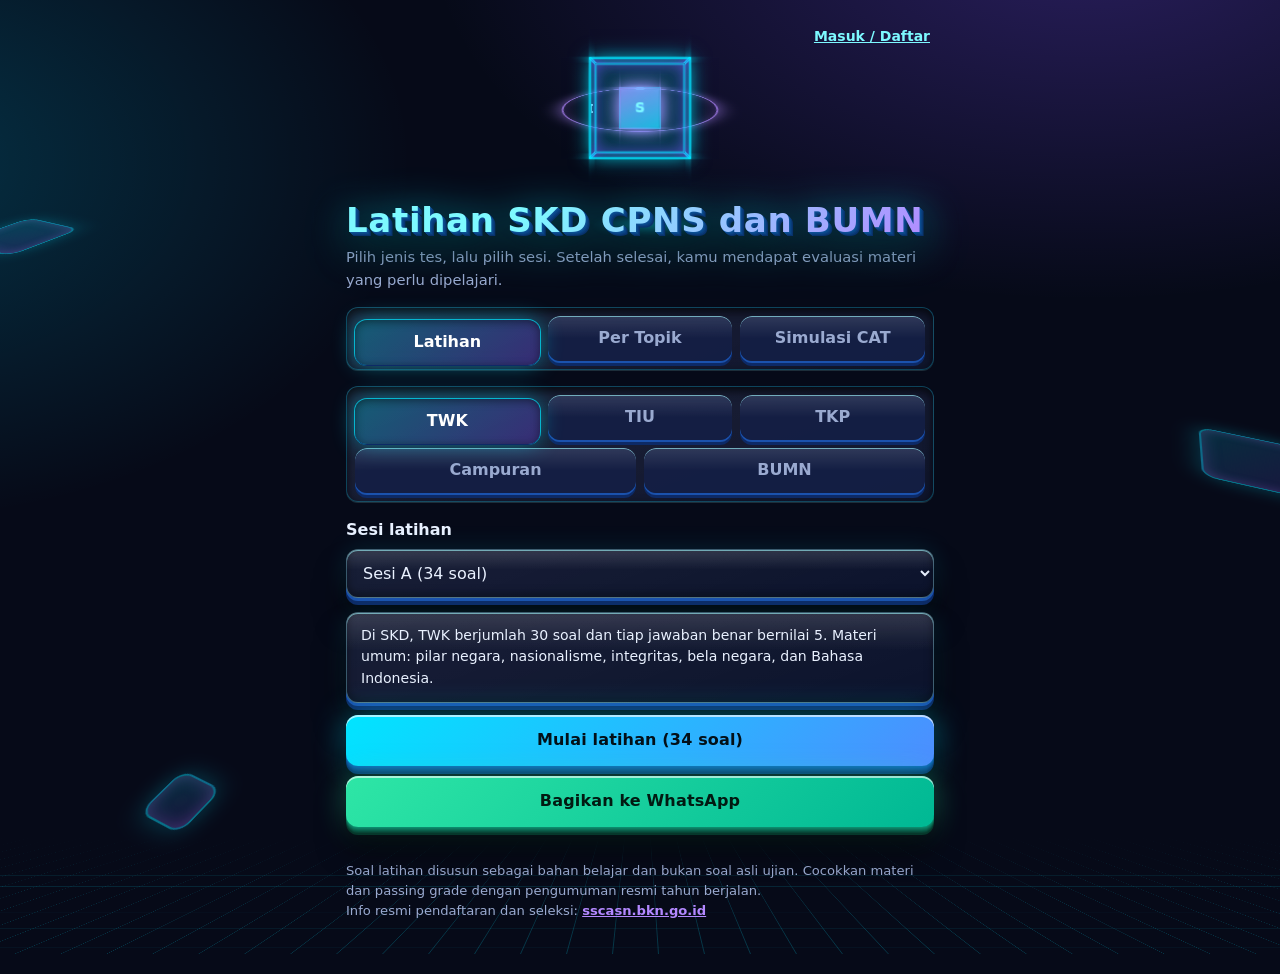
<file: index.html>
<!DOCTYPE html>
<html lang="id">
<head>
<meta charset="utf-8">
<meta name="viewport" content="width=device-width, initial-scale=1, viewport-fit=cover">
<meta http-equiv="Content-Security-Policy" content="default-src 'self'; script-src 'self'; style-src 'self' 'unsafe-inline' https://fonts.googleapis.com; font-src https://fonts.gstatic.com; img-src 'self' data:; connect-src 'self' https://*.supabase.co; manifest-src 'self'; worker-src 'self'; object-src 'none'; base-uri 'none'; form-action 'none'">
<meta name="referrer" content="strict-origin-when-cross-origin">
<title>Latihan SKD CPNS dan BUMN</title>
<meta name="description" content="Latihan soal SKD CPNS dan BUMN: TWK, TIU, TKP, dan AKHLAK dengan pembahasan.">
<meta name="theme-color" content="#060a18">
<link rel="manifest" href="manifest.webmanifest">
<link rel="icon" href="img/icon.svg" type="image/svg+xml">
<link rel="apple-touch-icon" href="img/icon-192.png">
<link href="https://fonts.googleapis.com/css2?family=Orbitron:wght@600;800&family=Plus+Jakarta+Sans:wght@400;600;800&display=swap" rel="stylesheet">
<link rel="stylesheet" href="css/style.css">
<link rel="stylesheet" href="css/theme.css">
<link rel="stylesheet" href="css/futuristic.css">
<link rel="stylesheet" href="css/fun3d.css">
<link rel="stylesheet" href="css/depth3d.css">
</head>
<body>
<main id="app"><noscript><p style="padding:24px">Aplikasi ini membutuhkan JavaScript. Aktifkan JavaScript di browsermu.</p></noscript></main>
<script src="js/config.js"></script>
<script src="js/bank.js"></script>
<script src="data/akhlak-2.js"></script>
<script src="data/akhlak-3.js"></script>
<script src="data/akhlak-4.js"></script>
<script src="data/akhlak-5.js"></script>
<script src="data/akhlak.js"></script>
<script src="data/tiu-2.js"></script>
<script src="data/tiu-3.js"></script>
<script src="data/tiu-4.js"></script>
<script src="data/tiu.js"></script>
<script src="data/tkd-2.js"></script>
<script src="data/tkd-3.js"></script>
<script src="data/tkd-4.js"></script>
<script src="data/tkd.js"></script>
<script src="data/tkp-2.js"></script>
<script src="data/tkp-3.js"></script>
<script src="data/tkp-4.js"></script>
<script src="data/tkp-5.js"></script>
<script src="data/tkp-6.js"></script>
<script src="data/tkp-7.js"></script>
<script src="data/tkp-8.js"></script>
<script src="data/tkp.js"></script>
<script src="data/twk-2.js"></script>
<script src="data/twk-3.js"></script>
<script src="data/twk-4.js"></script>
<script src="data/twk-5.js"></script>
<script src="data/twk-6.js"></script>
<script src="data/twk-7.js"></script>
<script src="data/twk-8.js"></script>
<script src="data/twk.js"></script>
<script src="js/topics.js"></script>
<script src="js/auth.js"></script>
<script src="js/modes.js"></script>
<script src="js/app.js"></script>
<script src="js/fx.js"></script>
<script src="js/fun.js"></script>
<script src="js/pwa.js"></script>
</body>
</html>
</file>
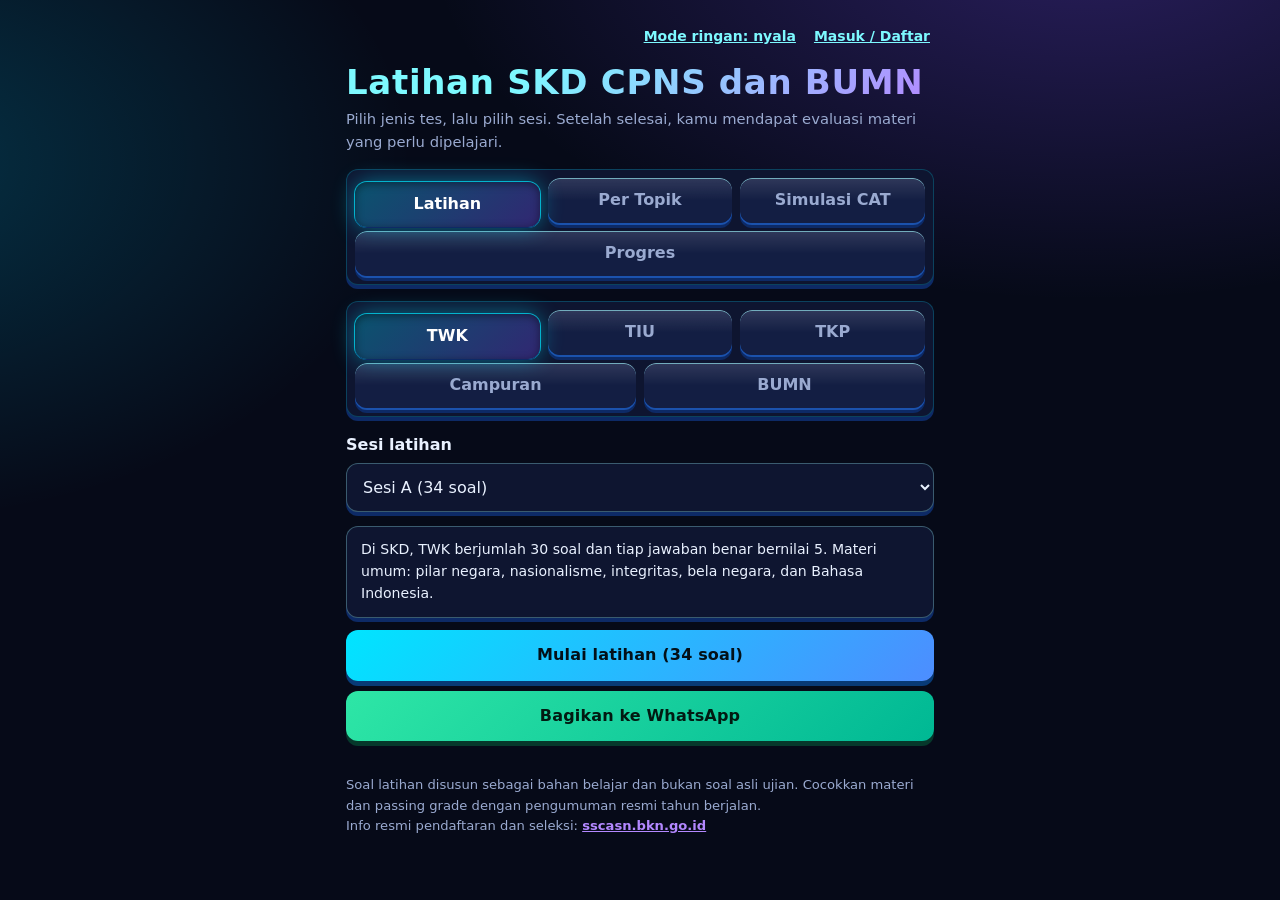
<file: css/index.html>
<!DOCTYPE html>
<html lang="id">
<head>
<meta charset="utf-8">
<meta name="viewport" content="width=device-width, initial-scale=1, viewport-fit=cover">
<meta http-equiv="Content-Security-Policy" content="default-src 'self'; script-src 'self'; style-src 'self' 'unsafe-inline' https://fonts.googleapis.com; font-src https://fonts.gstatic.com; img-src 'self' data:; connect-src 'self' https://*.supabase.co; manifest-src 'self'; worker-src 'self'; object-src 'none'; base-uri 'none'; form-action 'none'">
<meta name="referrer" content="strict-origin-when-cross-origin">
<title>Latihan SKD CPNS dan BUMN</title>
<meta name="description" content="Latihan soal SKD CPNS dan BUMN: TWK, TIU, TKP, dan AKHLAK dengan pembahasan.">
<meta name="theme-color" content="#060a18">
<link rel="manifest" href="manifest.webmanifest">
<link rel="icon" href="img/icon.svg" type="image/svg+xml">
<link rel="apple-touch-icon" href="img/icon-192.png">
<link href="https://fonts.googleapis.com/css2?family=Orbitron:wght@600;800&family=Plus+Jakarta+Sans:wght@400;600;800&display=swap" rel="stylesheet">
<link rel="stylesheet" href="css/style.css">
<link rel="stylesheet" href="css/theme.css">
<link rel="stylesheet" href="css/futuristic.css">
<link rel="stylesheet" href="css/fun3d.css">
<link rel="stylesheet" href="css/depth3d.css">
<link rel="stylesheet" href="css/progres.css">
<link rel="stylesheet" href="css/lite.css">
</head>
<body>
<main id="app"><noscript><p style="padding:24px">Aplikasi ini membutuhkan JavaScript. Aktifkan JavaScript di browsermu.</p></noscript></main>
<script src="js/config.js"></script>
<script src="js/bank.js"></script>
<script src="data/akhlak-2.js"></script>
<script src="data/akhlak-3.js"></script>
<script src="data/akhlak-4.js"></script>
<script src="data/akhlak-5.js"></script>
<script src="data/akhlak.js"></script>
<script src="data/tiu-2.js"></script>
<script src="data/tiu-3.js"></script>
<script src="data/tiu-4.js"></script>
<script src="data/tiu.js"></script>
<script src="data/tkd-2.js"></script>
<script src="data/tkd-3.js"></script>
<script src="data/tkd-4.js"></script>
<script src="data/tkd.js"></script>
<script src="data/tkp-2.js"></script>
<script src="data/tkp-3.js"></script>
<script src="data/tkp-4.js"></script>
<script src="data/tkp-5.js"></script>
<script src="data/tkp-6.js"></script>
<script src="data/tkp-7.js"></script>
<script src="data/tkp-8.js"></script>
<script src="data/tkp.js"></script>
<script src="data/twk-2.js"></script>
<script src="data/twk-3.js"></script>
<script src="data/twk-4.js"></script>
<script src="data/twk-5.js"></script>
<script src="data/twk-6.js"></script>
<script src="data/twk-7.js"></script>
<script src="data/twk-8.js"></script>
<script src="data/twk.js"></script>
<script src="js/topics.js"></script>
<script src="js/auth.js"></script>
<script src="js/stats.js"></script>
<script src="js/modes.js"></script>
<script src="js/app.js"></script>
<script src="js/lite.js"></script>
<script src="js/fx.js"></script>
<script src="js/fun.js"></script>
<script src="js/pwa.js"></script>
</body>
</html>
</file>
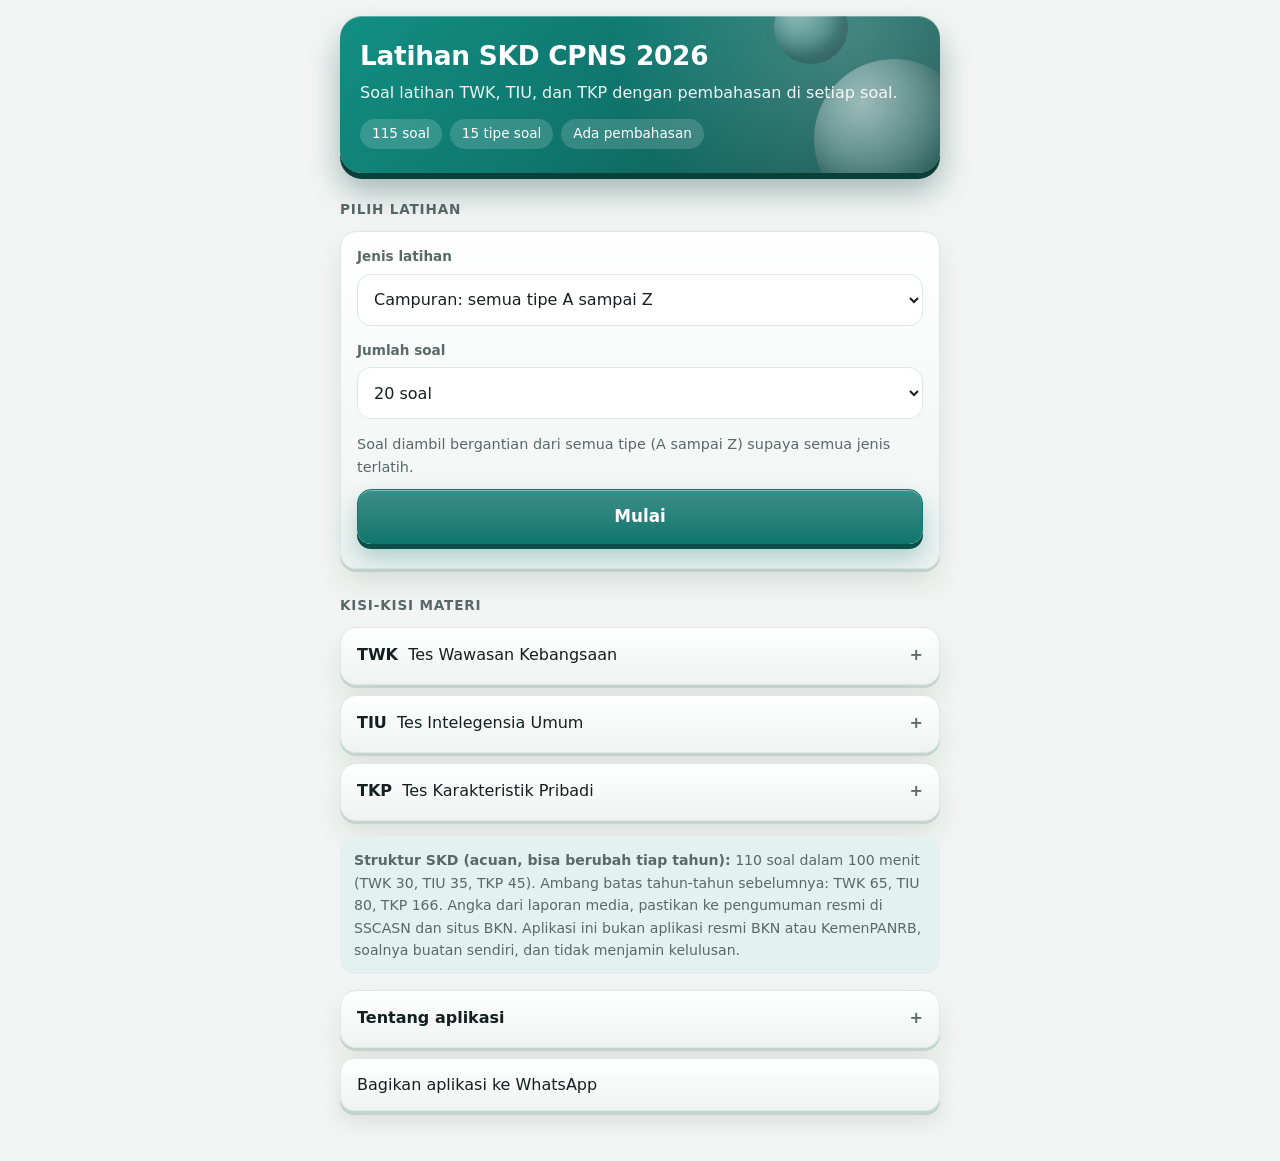
<file: latihan-skd-pages/latihan-skd-pages/index.html>
<!doctype html>
<html lang="id">
<head>
<meta charset="utf-8">
<meta name="viewport" content="width=device-width, initial-scale=1, viewport-fit=cover">
<meta name="theme-color" content="#0f766e">
<link rel="manifest" href="manifest.webmanifest">
<link rel="icon" href="icon-192.png">
<link rel="apple-touch-icon" href="icon-192.png">
<title>Latihan SKD CPNS 2026</title>
<style>
:root{--bg:#f2f5f3;--fg:#13201d;--mut:#586966;--card:#fff;--ac:#0f766e;--acfg:#fff;--tint:#e4f2ef;--bad:#b42318;--okbg:#e4f5ec;--nobg:#fdecea;--bd:#dfe7e4;--sh:0 1px 2px rgba(16,40,35,.06),0 8px 24px rgba(16,40,35,.07);color-scheme:light;box-sizing:border-box;padding-top:env(safe-area-inset-top,0px);padding-bottom:env(safe-area-inset-bottom,0px)}
@media (prefers-color-scheme:dark){:root:not([data-theme="light"]){--bg:#0e1514;--fg:#e6f0ed;--mut:#9bb0ab;--card:#16201f;--ac:#2dd4bf;--acfg:#032a25;--tint:#143230;--bad:#ff8f84;--okbg:#10301f;--nobg:#3a1714;--bd:#26393a;--sh:none;color-scheme:dark}}
:root[data-theme="dark"]{--bg:#0e1514;--fg:#e6f0ed;--mut:#9bb0ab;--card:#16201f;--ac:#2dd4bf;--acfg:#032a25;--tint:#143230;--bad:#ff8f84;--okbg:#10301f;--nobg:#3a1714;--bd:#26393a;--sh:none;color-scheme:dark}
html{scroll-padding-top:env(safe-area-inset-top,0px)}
body{margin:0;background:var(--bg);color:var(--fg);font:16px/1.6 system-ui,-apple-system,"Segoe UI",Roboto,sans-serif;-webkit-font-smoothing:antialiased}
main{max-width:600px;margin:0 auto;padding:16px 16px 40px;animation:in .25s ease-out}
@keyframes in{from{opacity:0;transform:translateY(6px)}to{opacity:1;transform:none}}
@media (prefers-reduced-motion:reduce){main{animation:none}.btn,.tile{transition:none!important}}
h1{font-size:1.65rem;line-height:1.2;margin:0 0 8px;letter-spacing:-.01em}
h2{font-size:.85rem;text-transform:uppercase;letter-spacing:.06em;color:var(--mut);margin:26px 0 10px}
p{margin:0 0 10px}.mut{color:var(--mut);font-size:.9rem}
.hero{background:linear-gradient(135deg,#0f766e,#134e4a);color:#fff;border-radius:22px;padding:24px 20px;box-shadow:var(--sh);margin-bottom:14px}
.hero p{opacity:.92;margin:0 0 14px}.chips{display:flex;gap:8px;flex-wrap:wrap}.chips span{background:rgba(255,255,255,.16);border-radius:999px;padding:4px 12px;font-size:.85rem}
.card{background:var(--card);border:1px solid var(--bd);border-radius:16px;padding:14px 16px;margin:10px 0;box-shadow:var(--sh)}
details.card summary{cursor:pointer;min-height:28px;list-style:none}details.card summary::-webkit-details-marker{display:none}
details.card summary::after{content:"+";float:right;color:var(--mut);font-weight:700}details[open].card summary::after{content:"\2212"}
.note{font-size:.88rem;color:var(--mut);background:var(--tint);border-radius:14px;padding:12px 14px;margin:16px 0}
.btn{display:block;width:100%;min-height:52px;margin:10px 0;padding:13px 16px;border-radius:14px;border:1px solid var(--bd);background:var(--card);color:var(--fg);font:inherit;text-align:left;cursor:pointer;box-shadow:var(--sh);transition:transform .08s,border-color .15s}
.btn:active{transform:scale(.985)}.btn:focus-visible,.tile:focus-visible{outline:3px solid var(--ac);outline-offset:2px}
.btn.pri{background:var(--ac);color:var(--acfg);border-color:var(--ac);text-align:center;font-weight:700;font-size:1.05rem}
.grid{display:grid;grid-template-columns:repeat(3,1fr);gap:10px}
.tile{min-height:92px;border-radius:16px;border:1px solid var(--bd);background:var(--card);color:var(--fg);font:inherit;cursor:pointer;box-shadow:var(--sh);display:flex;flex-direction:column;align-items:center;justify-content:center;gap:2px;transition:transform .08s}
.tile:active{transform:scale(.97)}.tile b{font-size:1.25rem;color:var(--ac)}.tile span{font-size:.82rem;color:var(--mut)}
.top{display:flex;justify-content:space-between;align-items:center;margin-bottom:8px}
.tag{display:inline-block;font-size:.8rem;font-weight:700;background:var(--tint);color:var(--ac);border-radius:8px;padding:2px 10px}
.bar{height:8px;background:var(--bd);border-radius:4px;margin:0 0 18px;overflow:hidden}.bar i{display:block;height:100%;background:var(--ac);border-radius:4px;transition:width .3s}
.q{font-size:1.1rem;font-weight:600;line-height:1.5;margin:0 0 14px}
.opt{display:flex;gap:12px;align-items:flex-start;line-height:1.45}
.opt .l{flex:none;width:30px;height:30px;border-radius:50%;background:var(--tint);color:var(--ac);font-weight:700;display:flex;align-items:center;justify-content:center;font-size:.9rem}
.opt.ok{background:var(--okbg);border:2px solid var(--ac)}.opt.no{background:var(--nobg);border:2px solid var(--bad)}
.opt.ok .l{background:var(--ac);color:var(--acfg);font-size:0}.opt.ok .l::after{content:"\2713";font-size:1rem}
.opt.no .l{background:var(--bad);color:#fff;font-size:0}.opt.no .l::after{content:"\2715";font-size:.95rem}
#nx{position:sticky;bottom:12px}
.ring{display:flex;justify-content:center;margin:8px 0 4px}
.row2{display:flex;justify-content:space-between;font-size:.92rem;margin:12px 0 4px}
ul{margin:8px 0 0;padding-left:20px}
.row{display:flex;gap:8px}.row .btn{flex:1;text-align:center;padding:10px 6px}
.opt.sel{background:var(--tint);border:2px solid var(--ac)}
.tm{font-variant-numeric:tabular-nums;font-size:1.15rem;background:var(--tint);color:var(--ac);border-radius:10px;padding:2px 12px}
.nav{display:grid;grid-template-columns:repeat(auto-fill,minmax(44px,1fr));gap:8px;margin-bottom:8px}
.nb{min-height:44px;border-radius:10px;border:1px solid var(--bd);background:var(--card);color:var(--fg);font:inherit;cursor:pointer}
.nb.done{background:var(--ac);color:var(--acfg);border-color:var(--ac)}
.nb.flg{outline:3px solid #d97706;outline-offset:-3px}
.nb.cur{box-shadow:0 0 0 3px var(--fg)}
.btn.opt{border:2px solid var(--bd);align-items:center}
.btn.opt.ok,.btn.opt.sel{border-color:var(--ac)}
.opt.sel .l{background:var(--ac);color:var(--acfg)}.btn.opt.no{border-color:var(--bad)}
.sel{display:block;width:100%;min-height:52px;border-radius:14px;border:1px solid var(--bd);background:var(--card);color:var(--fg);font:inherit;padding:0 12px;margin:6px 0 14px}
.sel:disabled{opacity:.5}.sel:focus-visible{outline:3px solid var(--ac);outline-offset:2px}
.lb{display:block;font-size:.85rem;color:var(--mut);font-weight:600}
.warn{background:var(--nobg);color:var(--fg);border-radius:14px;padding:12px 14px;margin:12px 0;font-size:.9rem}

:root{--card2:#eef3f1;--edge:#c5d3ce;--edge2:#0a4f49}
@media (prefers-color-scheme:dark){:root:not([data-theme="light"]){--card2:#121b1a;--edge:#080d0c;--edge2:#17877a}}
:root[data-theme="dark"]{--card2:#121b1a;--edge:#080d0c;--edge2:#17877a}
.btn,.tile,.card{background:linear-gradient(180deg,var(--card),var(--card2));box-shadow:0 1px 0 rgba(255,255,255,.65) inset,0 4px 0 var(--edge),0 12px 22px rgba(16,40,35,.10)}
.card{box-shadow:0 1px 0 rgba(255,255,255,.55) inset,0 3px 0 var(--edge),0 16px 30px rgba(16,40,35,.09)}
.btn:active,.tile:active{transform:translateY(3px);box-shadow:0 1px 0 rgba(255,255,255,.65) inset,0 1px 0 var(--edge),0 3px 6px rgba(16,40,35,.10)}
.btn.pri{background:linear-gradient(180deg,color-mix(in srgb,var(--ac) 82%,#fff),var(--ac));border-color:var(--ac);box-shadow:0 1px 0 rgba(255,255,255,.4) inset,0 5px 0 var(--edge2),0 14px 24px rgba(15,118,110,.30)}
.btn.pri:active{transform:translateY(4px);box-shadow:0 1px 0 rgba(255,255,255,.4) inset,0 1px 0 var(--edge2),0 4px 8px rgba(15,118,110,.25)}
.hero{position:relative;overflow:hidden;background:radial-gradient(circle at 85% 10%,rgba(255,255,255,.22),transparent 45%),linear-gradient(135deg,#128f83,#0f766e 45%,#134e4a);box-shadow:0 1px 0 rgba(255,255,255,.3) inset,0 6px 0 #0a3f3a,0 18px 32px rgba(10,63,58,.35)}
.hero>*{position:relative;z-index:1}
.hero::after{content:"";position:absolute;right:-34px;bottom:-46px;width:160px;height:160px;border-radius:50%;background:radial-gradient(circle at 30% 28%,rgba(255,255,255,.5),rgba(255,255,255,.06) 62%);box-shadow:inset -14px -18px 32px rgba(0,0,0,.28)}
.hero::before{content:"";position:absolute;right:92px;top:-26px;width:74px;height:74px;border-radius:50%;background:radial-gradient(circle at 30% 28%,rgba(255,255,255,.45),rgba(255,255,255,.05) 62%);box-shadow:inset -8px -10px 18px rgba(0,0,0,.25)}
.opt .l{background:linear-gradient(180deg,var(--card),var(--tint));box-shadow:0 2px 0 var(--edge),0 1px 0 rgba(255,255,255,.6) inset}
.nb{box-shadow:0 3px 0 var(--edge)}.nb:active{transform:translateY(2px);box-shadow:0 1px 0 var(--edge)}
.tm{box-shadow:0 3px 0 var(--edge)}
.tag{box-shadow:0 2px 0 var(--edge)}
@media (prefers-reduced-motion:reduce){.btn:active,.tile:active,.nb:active{transform:none}}
</style>
</head>
<body>
<main id="app"></main>
<script src="soal.js"></script>
<script>
if(typeof Q==="undefined"){document.getElementById("app").innerHTML="<p style=\"padding:20px\">Bank soal gagal dimuat. Periksa tanda baca di soal.js.</p>";throw new Error("Q")}
const KISI={TWK:["Pancasila, UUD 1945, NKRI, Bhinneka Tunggal Ika","Nasionalisme, integritas, bela negara","Sejarah dan isu nasional"],TIU:["Verbal: sinonim, antonim, analogi","Numerik: deret, persen, perbandingan, soal cerita","Logika: silogisme dan penalaran analitis","Figural (soal gambar): belum ada di aplikasi ini"],TKP:["Pelayanan publik, jejaring kerja","Sosial budaya, teknologi informasi dan komunikasi","Profesionalisme, anti radikalisme"]};
const NAMA={TWK:"Tes Wawasan Kebangsaan",TIU:"Tes Intelegensia Umum",TKP:"Tes Karakteristik Pribadi"};
const app=document.getElementById("app");
const shuf=a=>a.map(x=>[Math.random(),x]).sort((p,q)=>p[0]-q[0]).map(x=>x[1]);
const nQ=k=>Q.filter(q=>q.k===k).length;
// Isi dengan nomor WhatsApp-mu (format 628xxxxxxxxxx) agar tombol masukan muncul.
const FEEDBACK="";
let L=[],i=0,sc,mx,ans;
const esc=s=>String(s).replace(/&/g,"&amp;").replace(/</g,"&lt;");
// Isi SHARE dengan link unduh APK (mis. halaman Releases GitHub) setelah APK jadi.
const SHARE="";
const url=()=>SHARE||location.href.split("#")[0];
function waTo(text){window.open("https://wa.me/"+FEEDBACK+"?text="+encodeURIComponent(text),"_blank","noopener")}
function wa(text){window.open("https://wa.me/?text="+encodeURIComponent(text),"_blank","noopener")}
function home(){
 app.innerHTML=`<section class="hero"><h1>Latihan SKD CPNS 2026</h1><p>Soal latihan TWK, TIU, dan TKP dengan pembahasan di setiap soal.</p><div class="chips"><span>${Q.length} soal</span><span>${nTop} tipe soal</span><span>Ada pembahasan</span></div></section>
 ${load()?`<button class="btn" id="rs"><b>Lanjutkan simulasi ${PACK[load().p].n}</b><br><span class="mut">Waktu ujian masih berjalan</span></button>`:""}${BAD.length?`<div class="warn"><b>Perhatian:</b> format soal nomor ${BAD.join(", ")} belum benar. Periksa file soal.</div>`:""}
 <h2>Pilih latihan</h2>
 <div class="card"><label class="lb" for="sel">Jenis latihan</label>
 <select id="sel" class="sel"><option value="ALL">Campuran: semua tipe A sampai Z</option>
 <optgroup label="Per subtes"><option value="TWK">TWK saja (${nQ("TWK")} soal)</option><option value="TIU">TIU saja (${nQ("TIU")} soal)</option><option value="TKP">TKP saja (${nQ("TKP")} soal)</option></optgroup>${grp("TIU","Fokus TIU (per tipe soal)")}${grp("TWK","Topik TWK")}${grp("TKP","Topik TKP")}
 ${PACK.length?`<optgroup label="Simulasi tryout (paket tetap)">${PACK.map((P,p)=>`<option value="P${p}">${P.n}: ${P.tw+P.ti+P.tk} soal, ${P.min} menit</option>`).join("")}</optgroup>`:""}</select>
 <label class="lb" for="cnt">Jumlah soal</label>
 <select id="cnt" class="sel"><option value="10">10 soal</option><option value="20" selected>20 soal</option><option value="30">30 soal</option><option value="0">Semua soal</option></select>
 <p class="mut" id="hint"></p><button class="btn pri" id="go">Mulai</button></div>
 <h2>Kisi-kisi materi</h2>
 ${Object.keys(KISI).map(k=>`<details class="card"><summary><b>${k}</b> &nbsp;${NAMA[k]}</summary><ul>${KISI[k].map(x=>`<li>${x}</li>`).join("")}</ul></details>`).join("")}
 <div class="note"><strong>Struktur SKD (acuan, bisa berubah tiap tahun):</strong> 110 soal dalam 100 menit (TWK 30, TIU 35, TKP 45). Ambang batas tahun-tahun sebelumnya: TWK 65, TIU 80, TKP 166. Angka dari laporan media, pastikan ke pengumuman resmi di SSCASN dan situs BKN. Aplikasi ini bukan aplikasi resmi BKN atau KemenPANRB, soalnya buatan sendiri, dan tidak menjamin kelulusan.</div>
 <details class="card"><summary><b>Tentang aplikasi</b></summary><p style="margin-top:8px">Aplikasi latihan mandiri, bukan aplikasi resmi BKN atau KemenPANRB. Soal dibuat sendiri dan belum tentu sama dengan soal asli. Tidak ada jaminan kelulusan. Aplikasi ini tidak meminta login dan tidak mengirim data pribadi ke server; progres simulasi hanya disimpan di perangkatmu. Tombol masukan membuka WhatsApp dengan pesan yang kamu kirim sendiri.</p></details>
 <button class="btn" id="sh">Bagikan aplikasi ke WhatsApp</button>${FEEDBACK?`<button class="btn" id="fbk">Kirim masukan ke pembuat</button>`:""}`;
 const sel=document.getElementById("sel"),cnt=document.getElementById("cnt"),hint=document.getElementById("hint");
 const upd=()=>{const v=sel.value,pk=v.startsWith("P");cnt.disabled=pk;if(pk){const P=PACK[+v.slice(1)];hint.textContent=`Paket tetap: ${P.tw+P.ti+P.tk} soal dalam ${P.min} menit. Soal dan waktu sama untuk semua peserta.`}else hint.textContent=v==="ALL"?"Soal diambil bergantian dari semua tipe (A sampai Z) supaya semua jenis terlatih.":"Soal diacak setiap kali mulai."};
 sel.onchange=upd;upd();
 document.getElementById("go").onclick=()=>{const v=sel.value;v.startsWith("P")?startCat(+v.slice(1)):start(v,+cnt.value)};
 if(document.getElementById("rs"))document.getElementById("rs").onclick=resume;
 document.getElementById("sh").onclick=()=>wa("Latihan soal SKD CPNS 2026 (TWK, TIU, TKP) dengan kisi-kisi dan pembahasan: "+url());
 if(FEEDBACK)document.getElementById("fbk").onclick=()=>waTo("Masukan untuk Latihan SKD CPNS 2026:\n");
}
function start(c,n){L=c==="ALL"?mix():shuf(c.startsWith("T:")?Q.filter(q=>q.tp===c.slice(2)):Q.filter(q=>q.k===c));if(n>0)L=L.slice(0,n);i=0;sc={TWK:0,TIU:0,TKP:0};mx={TWK:0,TIU:0,TKP:0};ans=null;show()}
function show(){
 const q=L[i];ans=null;
 app.innerHTML=`<div class="top"><span class="tag">${q.k}</span><span class="mut">${i+1} / ${L.length}</span></div><div class="bar"><i style="width:${i/L.length*100}%"></i></div>
 <p class="q">${esc(q.q)}</p>
 ${q.o.map((o,j)=>`<button class="btn opt" data-j="${j}"><span class="l">${String.fromCharCode(65+j)}</span><span>${esc(o.t)}</span></button>`).join("")}
 <div id="fb"></div>`;
 app.querySelectorAll(".opt").forEach(b=>b.onclick=()=>pick(+b.dataset.j));
 window.scrollTo(0,0);
}
function pick(j){
 if(ans!==null)return;ans=j;const q=L[i],best=Math.max(...q.o.map(o=>o.p));
 sc[q.k]+=q.o[j].p;mx[q.k]+=best;
 app.querySelectorAll(".opt").forEach((b,x)=>{if(q.o[x].p===best)b.classList.add("ok");else if(x===j)b.classList.add("no")});
 document.getElementById("fb").innerHTML=`<div class="card"><strong>Poin: ${q.o[j].p} dari ${best}</strong><p style="margin:6px 0 0">${esc(q.e)}</p></div>
 <button class="btn" id="sq">Bagikan soal ini ke WhatsApp</button>${FEEDBACK?`<button class="btn" id="rp">Laporkan soal atau jawaban ini</button>`:""}<button class="btn pri" id="nx">${i+1<L.length?"Soal berikutnya":"Lihat hasil"}</button>`;
 document.getElementById("nx").onclick=()=>{i++;i<L.length?show():fin()};
 if(FEEDBACK)document.getElementById("rp").onclick=()=>waTo("Laporan soal ("+q.k+"):\n"+q.q+"\nJawaban saya: "+q.o[j].t+"\nCatatan: ");
 document.getElementById("sq").onclick=()=>wa("Coba jawab soal latihan SKD CPNS ini:\n\n"+q.q+"\n"+q.o.map((o,x)=>String.fromCharCode(65+x)+". "+o.t).join("\n")+"\n\nLebih banyak soal: "+url());
}
function fin(){
 const ks=["TWK","TIU","TKP"].filter(k=>mx[k]>0),tot=ks.reduce((a,k)=>a+sc[k],0),tm=ks.reduce((a,k)=>a+mx[k],0);
 const pct=Math.round(tot/tm*100),line=ks.map(k=>`${k} ${sc[k]}/${mx[k]}`).join(", ");
 const msg=pct>=80?"Hasil sangat baik. Pertahankan ritme latihanmu.":pct>=60?"Cukup baik. Pelajari ulang bagian yang masih salah.":"Masih perlu banyak latihan. Ulangi materi dasarnya dulu.";
 app.innerHTML=`<h1>Hasil latihan</h1>
 <div class="card"><div class="ring"><svg viewBox="0 0 120 120" width="150" height="150" role="img" aria-label="Skor ${pct} persen"><circle cx="60" cy="60" r="52" fill="none" stroke="var(--bd)" stroke-width="10"/><circle cx="60" cy="60" r="52" fill="none" stroke="var(--ac)" stroke-width="10" stroke-linecap="round" stroke-dasharray="${(pct*3.267).toFixed(1)} 400" transform="rotate(-90 60 60)"/><text x="60" y="67" text-anchor="middle" font-size="26" font-weight="700" fill="var(--fg)">${pct}%</text></svg></div>
 <p style="text-align:center;margin:0 0 6px"><strong>${tot} dari ${tm} poin</strong></p><p class="mut" style="text-align:center">${msg}</p>
 ${ks.map(k=>`<div class="row2"><span>${k}</span><span>${sc[k]} / ${mx[k]}</span></div><div class="bar" style="margin:0"><i style="width:${sc[k]/mx[k]*100}%"></i></div>`).join("")}</div>
 <p class="mut">Ini latihan mini, jadi skornya bukan prediksi nilai SKD sebenarnya.</p>
 <button class="btn pri" id="sr">Bagikan hasil ke WhatsApp</button><button class="btn" id="ag">Latihan lagi</button>`;
 document.getElementById("sr").onclick=()=>wa("Hasil latihan SKD CPNS 2026 saya: "+line+". Coba juga: "+url());
 document.getElementById("ag").onclick=home;
 window.scrollTo(0,0);
}
const topikOf=q=>{const s=q.q;
 if(q.k==="TIU")return /^(Sinonim|Antonim)/i.test(s)?"Sinonim dan antonim":/ : .*=\s*\S*\s*\.\.\.$|= .*\.\.\.$/.test(s)&&s.includes(" : ")?"Analogi":/deret/i.test(s)?"Deret angka":/Semua|Jika|lebih tinggi/.test(s)?"Logika dan silogisme":"Hitungan dan persen";
 if(q.k==="TWK")return /Pasal|UUD|Pembukaan|MPR|Mahkamah|Badan|Lembaga|Ketentuan/.test(s)?"UUD 1945 dan lembaga negara":/Pancasila|sila|Garuda|Bhinneka|BerAKHLAK|Nilai|Sikap/.test(s)?"Pancasila dan nilai":"Sejarah nasional";
 return /warga|pemohon|layanan|antre|lansia/i.test(s)?"Pelayanan publik":/email|aplikasi|video call|hoaks|data pribadi/i.test(s)?"TIK dan literasi digital":/menolak Pancasila|ujaran/i.test(s)?"Anti radikalisme":/rekan|tim|unit|pujian|generasi|daerah lain/i.test(s)?"Jejaring kerja":"Profesionalisme"};
Q.forEach(q=>{q.tp=q.tp||topikOf(q)});
const nTop=new Set(Q.map(q=>q.tp)).size;
const grp=(k,l)=>{const ts=[...new Set(Q.filter(q=>q.k===k).map(q=>q.tp))];return `<optgroup label="${l}">${ts.map(t=>`<option value="T:${t}">${t} (${Q.filter(q=>q.tp===t).length})</option>`).join("")}</optgroup>`};
const mix=()=>{const g={};Q.forEach(q=>(g[q.tp]=g[q.tp]||[]).push(q));const ks=shuf(Object.keys(g));ks.forEach(k=>g[k]=shuf(g[k]));const out=[];let more=true;while(more){more=false;ks.forEach(k=>{if(g[k].length){out.push(g[k].pop());more=true}})}return out};
const PK={tw:6,ti:8,tk:10,min:22};
const nPack=Math.min(Math.floor(nQ("TWK")/PK.tw),Math.floor(nQ("TIU")/PK.ti),Math.floor(nQ("TKP")/PK.tk));
const PACK=Array.from({length:nPack},(_,i)=>({n:"Paket "+(i+1),tw:PK.tw,ti:PK.ti,tk:PK.tk,min:PK.min}));
const BAD=Q.map((q,i)=>{const mx=Math.max(...q.o.map(o=>o.p));const ok=["TWK","TIU","TKP"].includes(q.k)&&q.q&&q.e&&q.o.length===5&&q.o.filter(o=>o.p===mx).length===1&&(q.k!=="TKP"||q.o.map(o=>o.p).sort().join("")==="12345");return ok?0:i+1}).filter(Boolean);
let C=null,tmr=null;
const idxOf=k=>Q.map((q,i)=>q.k===k?i:-1).filter(i=>i>=0);
const fmt=s=>String(Math.floor(s/60)).padStart(2,"0")+":"+String(s%60).padStart(2,"0");
function ringSvg(pct){return `<svg viewBox="0 0 120 120" width="150" height="150" role="img" aria-label="Skor ${pct} persen"><circle cx="60" cy="60" r="52" fill="none" stroke="var(--bd)" stroke-width="10"/><circle cx="60" cy="60" r="52" fill="none" stroke="var(--ac)" stroke-width="10" stroke-linecap="round" stroke-dasharray="${(pct*3.267).toFixed(1)} 400" transform="rotate(-90 60 60)"/><text x="60" y="67" text-anchor="middle" font-size="26" font-weight="700" fill="var(--fg)">${pct}%</text></svg>`}
function startCat(p){
 const P=PACK[p],s=n=>idxOf(n.k).slice(p*n.c,p*n.c+n.c);
 C={p,qs:[...s({k:"TWK",c:P.tw}),...s({k:"TIU",c:P.ti}),...s({k:"TKP",c:P.tk})],ans:{},flag:{},cur:0,end:Date.now()+P.min*60000,sure:false};
 clearInterval(tmr);tmr=setInterval(tick,1000);catShow();window.scrollTo(0,0);
}
function tick(){
 const r=Math.max(0,Math.round((C.end-Date.now())/1000)),e=document.getElementById("tm");
 if(e)e.textContent=fmt(r);
 if(r<=0)catFin();
}
function go(n){C.cur=Math.max(0,Math.min(C.qs.length-1,n));C.sure=false;catShow();window.scrollTo(0,0)}
function catShow(){
 const k=C.qs[C.cur],q=Q[k];save();
 app.innerHTML=`<div class="top"><span class="tag">${q.k}</span><b id="tm" class="tm"></b></div>
 <p class="mut">Soal ${C.cur+1} dari ${C.qs.length}</p><p class="q">${esc(q.q)}</p>
 ${q.o.map((o,j)=>`<button class="btn opt${C.ans[k]===j?" sel":""}" data-j="${j}"><span class="l">${String.fromCharCode(65+j)}</span><span>${esc(o.t)}</span></button>`).join("")}
 <div class="row"><button class="btn" id="pv">Sebelumnya</button><button class="btn" id="fl">${C.flag[k]?"Batal ragu":"Ragu-ragu"}</button><button class="btn" id="nx2">Berikutnya</button></div>
 <h2>Navigasi soal</h2><div class="nav">${C.qs.map((x,n)=>`<button class="nb${n===C.cur?" cur":""}${C.ans[x]!==undefined?" done":""}${C.flag[x]?" flg":""}" data-n="${n}" aria-label="Soal ${n+1}">${n+1}${C.flag[x]?"*":""}</button>`).join("")}</div>
 <p class="mut">Terisi = dijawab. Tanda * = ragu-ragu.</p>
 <button class="btn pri" id="fin">${C.sure?"Yakin selesai? Ketuk lagi":"Selesai ujian"}</button>`;
 app.querySelectorAll(".opt").forEach(b=>b.onclick=()=>{C.ans[k]=+b.dataset.j;C.sure=false;catShow()});
 app.querySelectorAll(".nb").forEach(b=>b.onclick=()=>go(+b.dataset.n));
 document.getElementById("pv").onclick=()=>go(C.cur-1);
 document.getElementById("nx2").onclick=()=>go(C.cur+1);
 document.getElementById("fl").onclick=()=>{C.flag[k]=!C.flag[k];C.sure=false;catShow()};
 document.getElementById("fin").onclick=()=>{if(C.sure)catFin();else{C.sure=true;catShow()}};
 tick();
}
function catFin(){
 clearInterval(tmr);drop();
 const S={TWK:[0,0],TIU:[0,0],TKP:[0,0]};
 C.qs.forEach(k=>{const q=Q[k];S[q.k][1]+=Math.max(...q.o.map(o=>o.p));if(C.ans[k]!==undefined)S[q.k][0]+=q.o[C.ans[k]].p});
 const ks=Object.keys(S).filter(x=>S[x][1]>0),tot=ks.reduce((a,x)=>a+S[x][0],0),mxs=ks.reduce((a,x)=>a+S[x][1],0),pct=Math.round(tot/mxs*100);
 const na=C.qs.filter(k=>C.ans[k]===undefined).length,line=ks.map(x=>`${x} ${S[x][0]}/${S[x][1]}`).join(", ");
 app.innerHTML=`<h1>Hasil ${PACK[C.p].n}</h1>
 <div class="card"><div class="ring">${ringSvg(pct)}</div><p style="text-align:center;margin:0 0 6px"><strong>${tot} dari ${mxs} poin</strong></p><p class="mut" style="text-align:center">${na} soal tidak dijawab.</p>
 ${ks.map(x=>`<div class="row2"><span>${x}</span><span>${S[x][0]} / ${S[x][1]}</span></div><div class="bar" style="margin:0"><i style="width:${S[x][0]/S[x][1]*100}%"></i></div>`).join("")}</div>
 <p class="mut">Ini simulasi mini, bukan prediksi nilai SKD sebenarnya.</p>
 <button class="btn pri" id="sr">Bagikan hasil ke WhatsApp</button>
 <h2>Pembahasan</h2>
 ${C.qs.map((k,n)=>{const q=Q[k],a=C.ans[k],best=Math.max(...q.o.map(o=>o.p)),bi=q.o.findIndex(o=>o.p===best);return `<details class="card"><summary><b>${n+1}.</b> ${esc(q.q)}</summary><p style="margin-top:8px">Jawabanmu: ${a===undefined?"tidak dijawab":esc(q.o[a].t)+" ("+q.o[a].p+" poin)"}</p><p>Terbaik: ${esc(q.o[bi].t)} (${best} poin)</p><p class="mut">${esc(q.e)}</p></details>`}).join("")}
 <button class="btn" id="ag">Kembali ke awal</button>`;
 document.getElementById("sr").onclick=()=>wa("Hasil simulasi "+PACK[C.p].n+" SKD CPNS 2026 saya: "+line+". Coba juga: "+url());
 document.getElementById("ag").onclick=home;
 window.scrollTo(0,0);
}
const KEY="skd-cat-v1";
function save(){try{if(C)localStorage.setItem(KEY,JSON.stringify(C))}catch(e){}}
function load(){try{const s=JSON.parse(localStorage.getItem(KEY)||"null");if(s&&s.end>Date.now())return s;localStorage.removeItem(KEY)}catch(e){}return null}
function drop(){try{localStorage.removeItem(KEY)}catch(e){}}
function resume(){const s=load();if(!s)return home();C=s;clearInterval(tmr);tmr=setInterval(tick,1000);catShow();window.scrollTo(0,0)}
home();
if("serviceWorker" in navigator)addEventListener("load",()=>{navigator.serviceWorker.register("sw.js").catch(()=>{})});
</script>
</body>
</html>
</file>
<file: css/style.css>
:root{--bg:#eef3f8;--card:#fff;--ink:#14213d;--mut:#5b6785;--line:#d5deea;--pri:#1b2a5c;--onpri:#fff;--ok:#1e8e5a;--okbg:#e3f4ec;--bad:#c23b3b;--badbg:#fbe9e9;--pen:#f2b705;
box-sizing:border-box;padding-top:env(safe-area-inset-top,0px);padding-bottom:env(safe-area-inset-bottom,0px)}
@media (prefers-color-scheme:dark){:root:not([data-theme="light"]){--bg:#101626;--card:#19213a;--ink:#e8edf8;--mut:#9aa6c4;--line:#2d3858;--pri:#f2b705;--onpri:#14213d;--ok:#4cc38a;--okbg:#17352a;--bad:#ef7d7d;--badbg:#3a1f25}}
:root[data-theme="dark"]{--bg:#101626;--card:#19213a;--ink:#e8edf8;--mut:#9aa6c4;--line:#2d3858;--pri:#f2b705;--onpri:#14213d;--ok:#4cc38a;--okbg:#17352a;--bad:#ef7d7d;--badbg:#3a1f25}
*{box-sizing:border-box}
html,body{margin:0}
body{background:var(--bg);color:var(--ink);font-family:"Plus Jakarta Sans",system-ui,-apple-system,"Segoe UI",sans-serif;line-height:1.55}
main{max-width:620px;margin:0 auto;padding:20px 16px 40px}
h1{font-size:1.9rem;line-height:1.15;margin:8px 0 6px;font-weight:800;letter-spacing:-.02em}
h2{font-size:1.15rem;margin:0 0 4px}
p{margin:0 0 12px}
.mut{color:var(--mut);font-size:.92rem}
button{font:inherit;cursor:pointer;color:inherit}
button:focus-visible{outline:3px solid var(--pen);outline-offset:2px}
.cats{display:grid;gap:10px;margin:18px 0}
.cat{display:flex;align-items:center;gap:14px;width:100%;text-align:left;background:var(--card);border:1.5px solid var(--line);border-radius:14px;padding:14px 16px}
.cat:hover{border-color:var(--pri)}
.cat b{display:block;font-size:1.05rem}
.badge{flex:none;min-width:58px;text-align:center;font-weight:800;border-radius:10px;padding:8px 6px;background:var(--pri);color:var(--onpri)}
.btn{display:inline-flex;align-items:center;justify-content:center;gap:8px;border:0;border-radius:12px;padding:13px 18px;font-weight:600;background:var(--pri);color:var(--onpri)}
.btn.wa{background:#1fa855;color:#fff;width:100%}
.btn.ghost{background:transparent;color:var(--ink);border:1.5px solid var(--line)}
.row{display:flex;gap:10px;flex-wrap:wrap}.row>*{flex:1}
.bar{height:8px;border-radius:99px;background:var(--line);overflow:hidden;margin:10px 0 18px}
.bar i{display:block;height:100%;background:var(--pen);transition:width .25s}
.top{display:flex;justify-content:space-between;align-items:center;font-size:.9rem;color:var(--mut)}
.tag{font-weight:800;color:var(--ink)}
.q{font-size:1.12rem;font-weight:600;margin:0 0 16px}
.opts{display:grid;gap:10px}
.opt{display:flex;gap:12px;align-items:flex-start;width:100%;text-align:left;background:var(--card);border:1.5px solid var(--line);border-radius:14px;padding:12px 14px}
.opt .b{flex:none;width:30px;height:30px;border-radius:50%;border:2px solid var(--mut);display:grid;place-items:center;font-weight:800;font-size:.85rem;color:var(--mut)}
.opt:not(:disabled):hover{border-color:var(--pri)}
.opt.pick .b{background:var(--ink);border-color:var(--ink);color:var(--card)}
.opt.ok{background:var(--okbg);border-color:var(--ok)}.opt.ok .b{background:var(--ok);border-color:var(--ok);color:#fff}
.opt.bad{background:var(--badbg);border-color:var(--bad)}.opt.bad .b{background:var(--bad);border-color:var(--bad);color:#fff}
.opt:disabled{cursor:default}
.sc{margin-left:auto;font-weight:800;font-size:.85rem;white-space:nowrap}
.exp{margin:16px 0;padding:12px 14px;border-left:4px solid var(--pen);background:var(--card);border-radius:0 10px 10px 0;font-size:.95rem}
.score{font-size:3.4rem;font-weight:800;line-height:1;margin:6px 0}
.res{display:flex;justify-content:space-between;padding:10px 0;border-bottom:1px solid var(--line)}
.note{font-size:.82rem;color:var(--mut);margin-top:22px}
.hide{display:none}
.seg{display:flex;gap:6px;background:var(--line);padding:4px;border-radius:12px;margin:16px 0}
.seg button{flex:1;border:0;border-radius:9px;padding:10px;font-weight:600;background:transparent}
.seg button.on{background:var(--card);box-shadow:0 1px 3px rgba(0,0,0,.18)}
label{display:block;font-weight:600;margin:14px 0 6px}
select{width:100%;font:inherit;padding:13px 12px;border-radius:12px;border:1.5px solid var(--line);background:var(--card);color:var(--ink)}
select:focus-visible{outline:3px solid var(--pen);outline-offset:2px}
.info{font-size:.88rem;color:var(--mut);background:var(--card);border:1px solid var(--line);border-radius:12px;padding:12px 14px;margin:14px 0}
.seg{flex-wrap:wrap}.seg button{flex:1 1 28%}
details summary{cursor:pointer;padding:6px 0}
small{font-size:.82rem}
@media (prefers-reduced-motion:reduce){.bar i{transition:none}}
:root{--g1:#1b2a5c;--g2:#3b6fe0;--sh:rgba(20,33,61,.16);--edge:rgba(20,33,61,.28)}
@media (prefers-color-scheme:dark){:root:not([data-theme="light"]){--g1:#f2b705;--g2:#ff8a3d;--sh:rgba(0,0,0,.45);--edge:rgba(0,0,0,.55)}}
:root[data-theme="dark"]{--g1:#f2b705;--g2:#ff8a3d;--sh:rgba(0,0,0,.45);--edge:rgba(0,0,0,.55)}
body{background:radial-gradient(900px 500px at 85% -10%,rgba(59,111,224,.22),transparent 60%),radial-gradient(700px 480px at -10% 30%,rgba(242,183,5,.16),transparent 60%),var(--bg);background-attachment:fixed}
main{perspective:1000px}
h1{background:linear-gradient(135deg,var(--g1) 30%,var(--g2));-webkit-background-clip:text;background-clip:text;color:transparent;filter:drop-shadow(0 3px 2px var(--sh))}
.cat,.opt,.info,.exp{background:linear-gradient(160deg,rgba(255,255,255,.10),transparent 55%),var(--card)}
.cat,.opt{box-shadow:0 5px 0 var(--line),0 12px 22px var(--sh);transition:transform .15s,box-shadow .15s,border-color .15s}
.cat:hover,.opt:not(:disabled):hover{transform:translateY(-3px) rotateX(2deg);box-shadow:0 8px 0 var(--line),0 18px 28px var(--sh)}
.opt:not(:disabled):active{transform:translateY(4px);box-shadow:0 1px 0 var(--line),0 4px 8px var(--sh)}
.opt.ok{box-shadow:0 5px 0 var(--ok),0 12px 22px var(--sh)}
.opt.bad{box-shadow:0 5px 0 var(--bad),0 12px 22px var(--sh)}
.opt:disabled{transform:none}
.badge,.opt .b{box-shadow:inset 0 2px 0 rgba(255,255,255,.35),0 3px 0 var(--edge)}
.badge{background:linear-gradient(160deg,var(--g2),var(--pri))}
.btn{background:linear-gradient(180deg,rgba(255,255,255,.22),transparent 55%),var(--pri);box-shadow:inset 0 1px 0 rgba(255,255,255,.35),0 6px 0 var(--edge),0 14px 22px var(--sh);transition:transform .12s,box-shadow .12s;margin-bottom:6px}
.btn:active{transform:translateY(5px);box-shadow:inset 0 1px 0 rgba(255,255,255,.2),0 1px 0 var(--edge),0 4px 8px var(--sh)}
.btn.wa{background:linear-gradient(180deg,rgba(255,255,255,.25),transparent 55%),#1fa855}
.btn.ghost{background:var(--card);box-shadow:0 5px 0 var(--line),0 10px 18px var(--sh)}
.bar{height:12px;box-shadow:inset 0 2px 4px var(--sh)}
.bar i{background:linear-gradient(90deg,var(--g2),var(--pen));box-shadow:0 0 10px var(--pen)}
.seg{box-shadow:inset 0 3px 6px var(--sh)}
.seg button.on{box-shadow:0 3px 0 var(--edge),0 6px 12px var(--sh);transform:translateY(-1px)}
.score{background:linear-gradient(135deg,var(--g1),var(--g2));-webkit-background-clip:text;background-clip:text;color:transparent;filter:drop-shadow(0 4px 3px var(--sh))}
.exp{box-shadow:0 8px 18px var(--sh)}
select{box-shadow:0 4px 0 var(--line),0 8px 16px var(--sh)}
@media (prefers-reduced-motion:reduce){.cat,.opt,.btn{transition:none}.cat:hover,.opt:hover{transform:none}}
.inp{width:100%;padding:13px 14px;margin:6px 0 12px;border:1.5px solid var(--line);border-radius:12px;background:var(--card);color:var(--ink);font:inherit;box-shadow:inset 0 3px 6px var(--sh)}
.inp:focus{outline:2px solid var(--g2);outline-offset:1px}
.lb{font-weight:600;font-size:14px}
.ubar{display:flex;justify-content:flex-end;align-items:center;gap:10px;font-size:14px;color:var(--mut);margin-bottom:6px}
.lnk{background:none;border:0;color:var(--g2);font:inherit;font-weight:700;cursor:pointer;padding:6px 4px;text-decoration:underline}
.err{color:var(--bad);font-weight:600;min-height:20px;margin:4px 0}
:focus-visible{outline:3px solid var(--g2);outline-offset:2px}
#tm{font-variant-numeric:tabular-nums;color:var(--mut);font-weight:600}
.top{align-items:center;gap:8px;flex-wrap:wrap}
@media (max-width:360px){h1{font-size:26px}}
.nav{display:grid;grid-template-columns:repeat(auto-fill,minmax(40px,1fr));gap:6px;margin:8px 0}
.nav button{padding:9px 0;border-radius:10px;border:1.5px solid var(--line);background:var(--card);color:var(--ink);font:inherit;font-weight:700;cursor:pointer;box-shadow:0 3px 0 var(--line)}
.nav .done{background:var(--okbg);border-color:var(--ok)}
.nav .flag{background:#ffe9a8;border-color:var(--pen);color:#14213d}
.nav .cur{outline:3px solid var(--g2);outline-offset:1px}
.opt.sel{border-color:var(--g2);box-shadow:0 5px 0 var(--g2),0 12px 22px var(--sh)}
.cat small{display:block;margin-top:2px}
#cfin,#cq{width:100%}
</file>
<file: css/theme.css>
/* TEMA: ubah warna merek di sini (mode terang). Dimuat setelah style.css. */
:root{--pri:#1b2a5c;--g1:#1b2a5c;--g2:#3b6fe0;--pen:#f2b705}
</file>
<file: css/futuristic.css>
/* TEMA FUTURISTIK - dimuat paling akhir. Ubah warna neon di blok :root:root di bawah. */
:root:root{--bg:#060a18;--card:#0e1530;--ink:#e9f1ff;--mut:#9aaad0;--line:#1f2d5a;--pri:#00d4ff;--onpri:#031018;--ok:#2ee6a6;--okbg:rgba(46,230,166,.13);--bad:#ff5c7a;--badbg:rgba(255,92,122,.13);--pen:#ffc857;--g1:#7df9ff;--g2:#b388ff;--sh:rgba(0,0,0,.55);--edge:#05204a;--neon:0,229,255;color-scheme:dark}
html{background:radial-gradient(1100px 620px at 85% -8%,rgba(124,77,255,.30),transparent 60%),radial-gradient(900px 600px at -10% 18%,rgba(0,212,255,.20),transparent 60%),#060a18;background-attachment:fixed;min-height:100%}
body{background:none;color:var(--ink)}
body::before{content:"";position:fixed;left:-60%;right:-60%;bottom:-6%;height:58vh;z-index:-1;pointer-events:none;
  background-image:linear-gradient(rgba(var(--neon),.20) 1px,transparent 1px),linear-gradient(90deg,rgba(var(--neon),.20) 1px,transparent 1px);background-size:46px 46px;
  transform:perspective(520px) rotateX(63deg);transform-origin:50% 100%;
  -webkit-mask-image:linear-gradient(to top,#000 8%,transparent 88%);mask-image:linear-gradient(to top,#000 8%,transparent 88%)}
@media (prefers-reduced-motion:no-preference){body::before{animation:gridrun 12s linear infinite}@keyframes gridrun{to{background-position:0 46px,46px 0}}}
h1,h2,.score,.tag,#tm,#ctm{font-family:'Orbitron','Plus Jakarta Sans',system-ui,sans-serif;letter-spacing:.02em}
h1{font-size:clamp(22px,6.4vw,34px);line-height:1.18;filter:drop-shadow(0 0 14px rgba(var(--neon),.45))}
.score{font-size:clamp(54px,18vw,84px);filter:drop-shadow(0 0 18px rgba(var(--neon),.55))}
.mut,.note{color:var(--mut)}
a{color:var(--g1)}
/* kaca 3D */
.cat,.opt,.info,.exp,select,.inp,.nav button,.seg{background:linear-gradient(160deg,rgba(255,255,255,.08),rgba(255,255,255,.015)),rgba(14,21,48,.74);border:1px solid rgba(var(--neon),.22);color:var(--ink);-webkit-backdrop-filter:blur(10px);backdrop-filter:blur(10px)}
.cat,.opt{box-shadow:0 6px 0 #070e26,0 18px 34px rgba(0,0,0,.55),0 0 22px rgba(var(--neon),.10),inset 0 1px 0 rgba(255,255,255,.09)}
.info,.exp{box-shadow:0 10px 26px rgba(0,0,0,.5),0 0 18px rgba(var(--neon),.08),inset 0 1px 0 rgba(255,255,255,.07)}
.cat:hover,.opt:not(:disabled):hover{border-color:rgba(var(--neon),.65);box-shadow:0 9px 0 #070e26,0 24px 40px rgba(0,0,0,.6),0 0 32px rgba(var(--neon),.28),inset 0 1px 0 rgba(255,255,255,.12)}
.opt.sel{border-color:rgb(var(--neon));box-shadow:0 6px 0 #06406a,0 18px 34px rgba(0,0,0,.55),0 0 28px rgba(var(--neon),.45)}
.opt.ok{border-color:var(--ok);background:linear-gradient(160deg,rgba(46,230,166,.22),rgba(46,230,166,.05)),rgba(14,21,48,.8);box-shadow:0 6px 0 #0a4a3a,0 18px 34px rgba(0,0,0,.5),0 0 26px rgba(46,230,166,.40)}
.opt.bad{border-color:var(--bad);background:linear-gradient(160deg,rgba(255,92,122,.22),rgba(255,92,122,.05)),rgba(14,21,48,.8);box-shadow:0 6px 0 #5a1226,0 18px 34px rgba(0,0,0,.5),0 0 26px rgba(255,92,122,.40)}
.opt .b,.badge{background:linear-gradient(160deg,rgba(var(--neon),.9),#7c4dff);color:#031018;box-shadow:0 3px 0 #06406a,0 0 14px rgba(var(--neon),.4)}
.sc{color:var(--pen)}
select,.inp{box-shadow:inset 0 3px 8px rgba(0,0,0,.5),0 0 0 1px rgba(var(--neon),.05)}
option{background:#0e1530;color:#e9f1ff}
.inp::placeholder{color:#6f7fa8}
/* tombol neon */
.btn{position:relative;overflow:hidden;background:linear-gradient(135deg,#00e5ff,#4d8dff);color:var(--onpri);font-weight:800;border:0;letter-spacing:.01em;
  box-shadow:inset 0 1px 0 rgba(255,255,255,.55),0 6px 0 #0a4a8a,0 16px 28px rgba(0,0,0,.5),0 0 28px rgba(var(--neon),.38)}
.btn:not(.ghost):not(:disabled)::after{content:"";position:absolute;inset:0;background:linear-gradient(115deg,transparent 35%,rgba(255,255,255,.45) 50%,transparent 65%);transform:translateX(-130%)}
.btn:not(.ghost):not(:disabled):hover::after{transform:translateX(130%);transition:transform .7s}
.btn:hover:not(:disabled){filter:brightness(1.08)}
.btn:active:not(:disabled){transform:translateY(5px);box-shadow:inset 0 1px 0 rgba(255,255,255,.4),0 1px 0 #0a4a8a,0 5px 12px rgba(0,0,0,.5),0 0 18px rgba(var(--neon),.3)}
.btn:disabled{opacity:.45}
.btn.ghost{background:linear-gradient(160deg,rgba(255,255,255,.07),rgba(255,255,255,.01)),rgba(14,21,48,.75);color:var(--g1);border:1px solid rgba(var(--neon),.35);box-shadow:0 5px 0 #070e26,0 12px 22px rgba(0,0,0,.45)}
.btn.wa{background:linear-gradient(135deg,#2ee6a6,#00b894);color:#021a12;box-shadow:inset 0 1px 0 rgba(255,255,255,.5),0 6px 0 #0a5a45,0 16px 28px rgba(0,0,0,.5),0 0 26px rgba(46,230,166,.35)}
/* mode dan sesi */
.seg{box-shadow:inset 0 3px 8px rgba(0,0,0,.55)}
.seg button{color:var(--mut)}
.seg button.on{background:linear-gradient(135deg,rgba(var(--neon),.30),rgba(124,77,255,.32));color:#fff;box-shadow:0 0 0 1px rgba(var(--neon),.65),0 0 20px rgba(var(--neon),.35)}
.bar{background:rgba(255,255,255,.07);box-shadow:inset 0 2px 5px rgba(0,0,0,.6)}
.bar i{background:linear-gradient(90deg,#00e5ff,#b388ff);box-shadow:0 0 16px rgba(var(--neon),.75)}
.nav button{box-shadow:0 3px 0 #070e26}
.nav .done{background:rgba(46,230,166,.20);border-color:var(--ok);color:#b9ffe6}
.nav .flag{background:rgba(255,200,87,.25);border-color:var(--pen);color:#ffe9b0}
.nav .cur{outline:2px solid rgb(var(--neon));box-shadow:0 0 16px rgba(var(--neon),.6)}
.ubar{color:var(--mut)}.lnk{color:var(--g1)}
.tag{color:var(--g1);text-shadow:0 0 10px rgba(var(--neon),.6)}
#tm,#ctm{color:var(--pen);font-weight:700}
.res{border-color:rgba(var(--neon),.2)}
details summary{color:var(--g1)}
:focus-visible{outline:3px solid rgb(var(--neon));outline-offset:2px}
.cat{will-change:transform}
</file>
<file: css/fun3d.css>
/* LAPISAN MENYENANGKAN 3D: kubus berputar, kartu membalik masuk, percikan saat benar, rangkaian benar. Tanpa emoji. */
.hero3d{width:60px;height:60px;margin:2px auto 24px;perspective:700px}
.cube{position:relative;width:60px;height:60px;transform-style:preserve-3d;animation:cubespin 10s linear infinite}
.cube i{position:absolute;inset:0;display:grid;place-items:center;font:800 11px/1 'Orbitron',system-ui,sans-serif;font-style:normal;color:#7df9ff;border:2px solid rgba(0,229,255,.85);background:rgba(0,229,255,.10);box-shadow:0 0 18px rgba(0,229,255,.55),inset 0 0 16px rgba(124,77,255,.45)}
.cube i:nth-child(1){transform:translateZ(30px)}
.cube i:nth-child(2){transform:rotateY(90deg) translateZ(30px)}
.cube i:nth-child(3){transform:rotateY(180deg) translateZ(30px)}
.cube i:nth-child(4){transform:rotateY(-90deg) translateZ(30px)}
.cube i:nth-child(5){transform:rotateX(90deg) translateZ(30px)}
.cube i:nth-child(6){transform:rotateX(-90deg) translateZ(30px)}
@keyframes cubespin{from{transform:rotateX(-22deg) rotateY(0)}to{transform:rotateX(-22deg) rotateY(360deg)}}
.hero3d::after{content:"";display:block;width:74px;height:12px;margin:30px auto 0;border-radius:50%;background:radial-gradient(closest-side,rgba(0,229,255,.45),transparent);filter:blur(3px)}
.opt{position:relative}
.q.enter{animation:flipin .6s cubic-bezier(.2,.8,.2,1) backwards;transform-origin:50% 0}
.opt.enter{animation:flipin .55s cubic-bezier(.2,.8,.2,1) backwards;animation-delay:calc(var(--i,0)*70ms + 120ms)}
@keyframes flipin{from{opacity:0;transform:perspective(800px) rotateX(-70deg) translateY(24px)}to{opacity:1;transform:perspective(800px) rotateX(0) translateY(0)}}
.opt.ok{animation:okpulse .7s ease-out}
@keyframes okpulse{0%{transform:scale(1)}40%{transform:scale(1.03)}100%{transform:scale(1)}}
.opt.bad{animation:shake .45s}
@keyframes shake{20%{transform:translateX(-7px)}40%{transform:translateX(6px)}60%{transform:translateX(-4px)}80%{transform:translateX(3px)}}
.spark{position:absolute;right:28px;top:50%;width:7px;height:7px;border-radius:2px;background:linear-gradient(135deg,#00e5ff,#b388ff);box-shadow:0 0 8px rgba(0,229,255,.9);pointer-events:none;animation:sparkfly .8s ease-out forwards}
.spark:nth-child(odd){background:linear-gradient(135deg,#2ee6a6,#ffc857)}
@keyframes sparkfly{from{opacity:1;transform:translate(0,0) rotate(0) scale(1)}to{opacity:0;transform:translate(var(--x),var(--y)) rotate(260deg) scale(.2)}}
.streak{position:fixed;top:calc(10px + env(safe-area-inset-top,0px));right:12px;z-index:50;padding:7px 14px;border-radius:999px;font:800 12px 'Orbitron',system-ui,sans-serif;color:#031018;background:linear-gradient(135deg,#ffc857,#ff8a3d);box-shadow:0 4px 0 #8a4a10,0 0 22px rgba(255,160,60,.55);opacity:0;transform:translateY(-14px) scale(.8);pointer-events:none}
.streak.on{animation:streakpop .5s cubic-bezier(.2,1.4,.3,1) forwards}
@keyframes streakpop{to{opacity:1;transform:none}}
.score{animation:glowpulse 2.4s ease-in-out infinite}
@keyframes glowpulse{50%{filter:drop-shadow(0 0 32px rgba(0,229,255,.95))}}
@media (prefers-reduced-motion:reduce){.cube,.score,.q.enter,.opt.enter,.opt.ok,.opt.bad,.spark,.streak.on{animation:none!important}.streak.on{opacity:1;transform:none}}
</file>
<file: css/depth3d.css>
/* KEDALAMAN 3D - dimuat paling akhir. Semua elemen punya ketebalan (extrude), sudut cahaya dari kiri atas,
   panggung berperspektif, dan objek 3D melayang. Ubah --ex dan --ex2 untuk warna sisi tebal. */
:root:root{--ex:#0d2a66;--ex2:#1b52ad;--rim:rgba(160,250,255,.6)}
#app{perspective:1300px;perspective-origin:50% 12%}
/* panggung: lantai grid dan bentuk melayang mengikuti kemiringan */
body::before{translate:calc(var(--px,0)*-22px) calc(var(--py,0)*-8px)}
.scene{position:fixed;inset:0;z-index:-1;pointer-events:none;perspective:900px;overflow:hidden}
.scene s{position:absolute;display:block;width:76px;height:76px;border-radius:14px;border:2px solid rgba(0,229,255,.38);
  background:linear-gradient(135deg,rgba(0,229,255,.16),rgba(124,77,255,.16));box-shadow:0 0 26px rgba(0,229,255,.25),inset 0 0 18px rgba(179,136,255,.25);
  translate:calc(var(--px,0)*var(--d)*1px) calc(var(--py,0)*var(--d)*1px);transform:rotateX(55deg) rotateZ(25deg)}
.scene s:nth-child(1){left:-18px;top:22%;--d:30;animation:floaty 9s ease-in-out infinite}
.scene s:nth-child(2){right:-22px;top:46%;width:96px;height:96px;--d:-42;animation:floaty 11s ease-in-out -3s infinite}
.scene s:nth-child(3){left:12%;bottom:8%;width:54px;height:54px;--d:24;animation:floaty 8s ease-in-out -5s infinite}
@keyframes floaty{0%,100%{transform:rotateX(55deg) rotateZ(25deg) translateY(0)}50%{transform:rotateX(62deg) rotateZ(48deg) translateY(-26px)}}
/* judul dan skor: huruf tebal berlapis */
h1,.score{filter:drop-shadow(1px 1px 0 #0b4f94) drop-shadow(1px 1px 0 #0a4688) drop-shadow(1px 1px 0 #093c7a) drop-shadow(1px 1px 0 #08326c) drop-shadow(0 14px 16px rgba(0,0,0,.65)) drop-shadow(0 0 18px rgba(0,229,255,.4))}
/* papan tebal */
.cat,.opt,.info,.exp,.q,select,.inp{background:linear-gradient(180deg,rgba(255,255,255,.14),rgba(255,255,255,0) 42%),linear-gradient(160deg,rgba(255,255,255,.05),rgba(255,255,255,0)),rgba(14,21,48,.86);border:1px solid rgba(160,250,255,.30);
  box-shadow:0 1px 0 var(--ex2),0 2px 0 var(--ex2),0 3px 0 var(--ex2),0 4px 0 var(--ex),0 5px 0 var(--ex),0 6px 0 var(--ex),0 7px 0 var(--ex),0 24px 30px rgba(0,0,0,.62),0 0 26px rgba(0,229,255,.12),inset 0 1px 0 var(--rim),inset 0 -3px 8px rgba(0,0,0,.4)}
.q{padding:16px 18px;border-radius:18px;line-height:1.45;transform-origin:50% 100%;transform:rotateX(4deg)}
.q.enter{animation-name:flipin}
.opts{display:grid;gap:18px;margin:20px 0 22px}
.cats{gap:20px}
.exp,.info{margin-bottom:12px}
/* tombol kunci tebal */
.opt{transition:transform .14s,box-shadow .14s,border-color .14s}
.opt:not(:disabled):hover{transform:translateY(-4px);box-shadow:0 1px 0 var(--ex2),0 2px 0 var(--ex2),0 3px 0 var(--ex2),0 4px 0 var(--ex),0 5px 0 var(--ex),0 6px 0 var(--ex),0 7px 0 var(--ex),0 11px 0 var(--ex),0 32px 34px rgba(0,0,0,.6),0 0 34px rgba(0,229,255,.3),inset 0 1px 0 var(--rim)}
.opt:not(:disabled):active{transform:translateY(7px);box-shadow:0 1px 0 var(--ex),0 6px 10px rgba(0,0,0,.6),inset 0 2px 8px rgba(0,0,0,.5)}
.opt.sel,.opt.ok,.opt.bad{transform:translateY(5px)}
.opt.ok{box-shadow:0 1px 0 #0b5a45,0 2px 0 #0a4a3a,0 3px 0 #093f32,0 22px 26px rgba(0,0,0,.5),0 0 30px rgba(46,230,166,.5),inset 0 1px 0 rgba(200,255,235,.6)}
.opt.bad{box-shadow:0 1px 0 #6a1a30,0 2px 0 #5a1226,0 3px 0 #4a0f20,0 22px 26px rgba(0,0,0,.5),0 0 30px rgba(255,92,122,.5),inset 0 1px 0 rgba(255,200,210,.5)}
.opt.sel{box-shadow:0 1px 0 #06406a,0 2px 0 #05365a,0 3px 0 #042c4a,0 22px 26px rgba(0,0,0,.5),0 0 30px rgba(0,229,255,.55),inset 0 1px 0 var(--rim)}
.btn{box-shadow:inset 0 2px 0 rgba(255,255,255,.65),0 1px 0 #0e68b6,0 2px 0 #0d62ad,0 3px 0 #0c5aa2,0 4px 0 #0b5297,0 5px 0 #0a4a8c,0 6px 0 #094281,0 8px 0 #083a76,0 22px 28px rgba(0,0,0,.58),0 0 32px rgba(0,229,255,.42);margin-bottom:12px}
.btn:hover:not(:disabled){transform:translateY(-3px)}
.btn:active:not(:disabled){transform:translateY(8px);box-shadow:inset 0 2px 0 rgba(255,255,255,.4),0 0 0 #083a76,0 6px 10px rgba(0,0,0,.6),0 0 18px rgba(0,229,255,.3)}
.btn.ghost{box-shadow:0 1px 0 var(--ex2),0 2px 0 var(--ex2),0 3px 0 var(--ex),0 4px 0 var(--ex),0 5px 0 var(--ex),0 6px 0 var(--ex),0 16px 22px rgba(0,0,0,.5),inset 0 1px 0 var(--rim)}
.btn.wa{box-shadow:inset 0 2px 0 rgba(255,255,255,.6),0 1px 0 #0c8a6c,0 2px 0 #0b7c61,0 3px 0 #0a6e56,0 4px 0 #09604b,0 5px 0 #085240,0 6px 0 #074535,0 8px 0 #06382b,0 22px 28px rgba(0,0,0,.58),0 0 30px rgba(46,230,166,.4)}
/* pilih jenis: tombol timbul, yang aktif tenggelam menyala */
.seg{padding:8px;gap:8px;box-shadow:inset 0 4px 10px rgba(0,0,0,.7),0 1px 0 rgba(160,250,255,.15)}
.seg button{border-radius:12px;background:linear-gradient(180deg,rgba(255,255,255,.12),rgba(255,255,255,0) 50%),rgba(20,32,70,.9);box-shadow:0 1px 0 var(--ex2),0 2px 0 var(--ex2),0 3px 0 var(--ex),0 4px 0 var(--ex),0 5px 0 var(--ex),inset 0 1px 0 var(--rim);transition:transform .12s,box-shadow .12s}
.seg button:hover{transform:translateY(-2px)}
.seg button.on{transform:translateY(4px);box-shadow:0 1px 0 var(--ex),inset 0 2px 8px rgba(0,0,0,.45),0 0 0 1px rgba(0,229,255,.7),0 0 22px rgba(0,229,255,.45)}
/* tabung kemajuan */
.bar{height:16px;border-radius:999px;background:rgba(255,255,255,.06);box-shadow:inset 0 4px 7px rgba(0,0,0,.75),0 1px 0 rgba(160,250,255,.18)}
.bar i{border-radius:999px;background:linear-gradient(180deg,rgba(255,255,255,.55),rgba(255,255,255,0) 55%),linear-gradient(90deg,#00e5ff,#b388ff);box-shadow:0 0 18px rgba(0,229,255,.8),inset 0 -3px 5px rgba(0,0,0,.3)}
/* navigator CAT dan lencana */
.nav{gap:10px}
.nav button{box-shadow:0 1px 0 var(--ex2),0 2px 0 var(--ex),0 3px 0 var(--ex),0 4px 0 var(--ex),inset 0 1px 0 var(--rim);transition:transform .1s}
.nav button:active{transform:translateY(4px);box-shadow:inset 0 2px 6px rgba(0,0,0,.5)}
.opt .b,.badge{box-shadow:inset 0 1px 0 rgba(255,255,255,.7),0 1px 0 #0a5ca8,0 2px 0 #094a8c,0 3px 0 #083a70,0 8px 12px rgba(0,0,0,.5),0 0 14px rgba(0,229,255,.45)}
/* objek 3D di beranda: kubus ganda dan cincin orbit */
.hero3d{width:96px;height:96px;margin:6px auto 44px;perspective:800px;position:relative}
.cube{width:96px;height:96px}
.cube i{font-size:13px}
.cube i:nth-child(1){transform:translateZ(48px)}
.cube i:nth-child(2){transform:rotateY(90deg) translateZ(48px)}
.cube i:nth-child(3){transform:rotateY(180deg) translateZ(48px)}
.cube i:nth-child(4){transform:rotateY(-90deg) translateZ(48px)}
.cube i:nth-child(5){transform:rotateX(90deg) translateZ(48px)}
.cube i:nth-child(6){transform:rotateX(-90deg) translateZ(48px)}
.cube .inner{position:absolute;left:28px;top:28px;width:40px;height:40px;transform-style:preserve-3d;animation:cubespin 6s linear infinite reverse}
.cube .inner u{position:absolute;inset:0;background:linear-gradient(135deg,rgba(179,136,255,.7),rgba(0,229,255,.55));box-shadow:0 0 18px rgba(179,136,255,.85)}
.inner u:nth-child(1){transform:translateZ(20px)}.inner u:nth-child(2){transform:rotateY(90deg) translateZ(20px)}.inner u:nth-child(3){transform:rotateY(180deg) translateZ(20px)}
.inner u:nth-child(4){transform:rotateY(-90deg) translateZ(20px)}.inner u:nth-child(5){transform:rotateX(90deg) translateZ(20px)}.inner u:nth-child(6){transform:rotateX(-90deg) translateZ(20px)}
.ring3d{position:absolute;left:-30px;top:-30px;width:156px;height:156px;border-radius:50%;border:2px solid rgba(179,136,255,.75);box-shadow:0 0 20px rgba(179,136,255,.6),inset 0 0 18px rgba(179,136,255,.3);transform:rotateX(74deg);animation:ringspin 7s linear infinite}
.ring3d::after{content:"";position:absolute;left:50%;top:-7px;width:12px;height:12px;margin-left:-6px;border-radius:50%;background:#7df9ff;box-shadow:0 0 16px #7df9ff,0 0 30px rgba(0,229,255,.9)}
@keyframes ringspin{from{transform:rotateX(74deg) rotateZ(0)}to{transform:rotateX(74deg) rotateZ(360deg)}}
.hero3d::after{width:120px;height:18px;margin:60px auto 0;background:radial-gradient(closest-side,rgba(0,229,255,.5),transparent)}
@media (prefers-reduced-motion:reduce){.scene s,.ring3d,.cube .inner{animation:none!important}.q{transform:none}}
</file>
<file: css/css/style.css>
:root{--bg:#eef3f8;--card:#fff;--ink:#14213d;--mut:#5b6785;--line:#d5deea;--pri:#1b2a5c;--onpri:#fff;--ok:#1e8e5a;--okbg:#e3f4ec;--bad:#c23b3b;--badbg:#fbe9e9;--pen:#f2b705;
box-sizing:border-box;padding-top:env(safe-area-inset-top,0px);padding-bottom:env(safe-area-inset-bottom,0px)}
@media (prefers-color-scheme:dark){:root:not([data-theme="light"]){--bg:#101626;--card:#19213a;--ink:#e8edf8;--mut:#9aa6c4;--line:#2d3858;--pri:#f2b705;--onpri:#14213d;--ok:#4cc38a;--okbg:#17352a;--bad:#ef7d7d;--badbg:#3a1f25}}
:root[data-theme="dark"]{--bg:#101626;--card:#19213a;--ink:#e8edf8;--mut:#9aa6c4;--line:#2d3858;--pri:#f2b705;--onpri:#14213d;--ok:#4cc38a;--okbg:#17352a;--bad:#ef7d7d;--badbg:#3a1f25}
*{box-sizing:border-box}
html,body{margin:0}
body{background:var(--bg);color:var(--ink);font-family:"Plus Jakarta Sans",system-ui,-apple-system,"Segoe UI",sans-serif;line-height:1.55}
main{max-width:620px;margin:0 auto;padding:20px 16px 40px}
h1{font-size:1.9rem;line-height:1.15;margin:8px 0 6px;font-weight:800;letter-spacing:-.02em}
h2{font-size:1.15rem;margin:0 0 4px}
p{margin:0 0 12px}
.mut{color:var(--mut);font-size:.92rem}
button{font:inherit;cursor:pointer;color:inherit}
button:focus-visible{outline:3px solid var(--pen);outline-offset:2px}
.cats{display:grid;gap:10px;margin:18px 0}
.cat{display:flex;align-items:center;gap:14px;width:100%;text-align:left;background:var(--card);border:1.5px solid var(--line);border-radius:14px;padding:14px 16px}
.cat:hover{border-color:var(--pri)}
.cat b{display:block;font-size:1.05rem}
.badge{flex:none;min-width:58px;text-align:center;font-weight:800;border-radius:10px;padding:8px 6px;background:var(--pri);color:var(--onpri)}
.btn{display:inline-flex;align-items:center;justify-content:center;gap:8px;border:0;border-radius:12px;padding:13px 18px;font-weight:600;background:var(--pri);color:var(--onpri)}
.btn.wa{background:#1fa855;color:#fff;width:100%}
.btn.ghost{background:transparent;color:var(--ink);border:1.5px solid var(--line)}
.row{display:flex;gap:10px;flex-wrap:wrap}.row>*{flex:1}
.bar{height:8px;border-radius:99px;background:var(--line);overflow:hidden;margin:10px 0 18px}
.bar i{display:block;height:100%;background:var(--pen);transition:width .25s}
.top{display:flex;justify-content:space-between;align-items:center;font-size:.9rem;color:var(--mut)}
.tag{font-weight:800;color:var(--ink)}
.q{font-size:1.12rem;font-weight:600;margin:0 0 16px}
.opts{display:grid;gap:10px}
.opt{display:flex;gap:12px;align-items:flex-start;width:100%;text-align:left;background:var(--card);border:1.5px solid var(--line);border-radius:14px;padding:12px 14px}
.opt .b{flex:none;width:30px;height:30px;border-radius:50%;border:2px solid var(--mut);display:grid;place-items:center;font-weight:800;font-size:.85rem;color:var(--mut)}
.opt:not(:disabled):hover{border-color:var(--pri)}
.opt.pick .b{background:var(--ink);border-color:var(--ink);color:var(--card)}
.opt.ok{background:var(--okbg);border-color:var(--ok)}.opt.ok .b{background:var(--ok);border-color:var(--ok);color:#fff}
.opt.bad{background:var(--badbg);border-color:var(--bad)}.opt.bad .b{background:var(--bad);border-color:var(--bad);color:#fff}
.opt:disabled{cursor:default}
.sc{margin-left:auto;font-weight:800;font-size:.85rem;white-space:nowrap}
.exp{margin:16px 0;padding:12px 14px;border-left:4px solid var(--pen);background:var(--card);border-radius:0 10px 10px 0;font-size:.95rem}
.score{font-size:3.4rem;font-weight:800;line-height:1;margin:6px 0}
.res{display:flex;justify-content:space-between;padding:10px 0;border-bottom:1px solid var(--line)}
.note{font-size:.82rem;color:var(--mut);margin-top:22px}
.hide{display:none}
.seg{display:flex;gap:6px;background:var(--line);padding:4px;border-radius:12px;margin:16px 0}
.seg button{flex:1;border:0;border-radius:9px;padding:10px;font-weight:600;background:transparent}
.seg button.on{background:var(--card);box-shadow:0 1px 3px rgba(0,0,0,.18)}
label{display:block;font-weight:600;margin:14px 0 6px}
select{width:100%;font:inherit;padding:13px 12px;border-radius:12px;border:1.5px solid var(--line);background:var(--card);color:var(--ink)}
select:focus-visible{outline:3px solid var(--pen);outline-offset:2px}
.info{font-size:.88rem;color:var(--mut);background:var(--card);border:1px solid var(--line);border-radius:12px;padding:12px 14px;margin:14px 0}
.seg{flex-wrap:wrap}.seg button{flex:1 1 28%}
details summary{cursor:pointer;padding:6px 0}
small{font-size:.82rem}
@media (prefers-reduced-motion:reduce){.bar i{transition:none}}
:root{--g1:#1b2a5c;--g2:#3b6fe0;--sh:rgba(20,33,61,.16);--edge:rgba(20,33,61,.28)}
@media (prefers-color-scheme:dark){:root:not([data-theme="light"]){--g1:#f2b705;--g2:#ff8a3d;--sh:rgba(0,0,0,.45);--edge:rgba(0,0,0,.55)}}
:root[data-theme="dark"]{--g1:#f2b705;--g2:#ff8a3d;--sh:rgba(0,0,0,.45);--edge:rgba(0,0,0,.55)}
body{background:radial-gradient(900px 500px at 85% -10%,rgba(59,111,224,.22),transparent 60%),radial-gradient(700px 480px at -10% 30%,rgba(242,183,5,.16),transparent 60%),var(--bg);background-attachment:fixed}
main{perspective:1000px}
h1{background:linear-gradient(135deg,var(--g1) 30%,var(--g2));-webkit-background-clip:text;background-clip:text;color:transparent;filter:drop-shadow(0 3px 2px var(--sh))}
.cat,.opt,.info,.exp{background:linear-gradient(160deg,rgba(255,255,255,.10),transparent 55%),var(--card)}
.cat,.opt{box-shadow:0 5px 0 var(--line),0 12px 22px var(--sh);transition:transform .15s,box-shadow .15s,border-color .15s}
.cat:hover,.opt:not(:disabled):hover{transform:translateY(-3px) rotateX(2deg);box-shadow:0 8px 0 var(--line),0 18px 28px var(--sh)}
.opt:not(:disabled):active{transform:translateY(4px);box-shadow:0 1px 0 var(--line),0 4px 8px var(--sh)}
.opt.ok{box-shadow:0 5px 0 var(--ok),0 12px 22px var(--sh)}
.opt.bad{box-shadow:0 5px 0 var(--bad),0 12px 22px var(--sh)}
.opt:disabled{transform:none}
.badge,.opt .b{box-shadow:inset 0 2px 0 rgba(255,255,255,.35),0 3px 0 var(--edge)}
.badge{background:linear-gradient(160deg,var(--g2),var(--pri))}
.btn{background:linear-gradient(180deg,rgba(255,255,255,.22),transparent 55%),var(--pri);box-shadow:inset 0 1px 0 rgba(255,255,255,.35),0 6px 0 var(--edge),0 14px 22px var(--sh);transition:transform .12s,box-shadow .12s;margin-bottom:6px}
.btn:active{transform:translateY(5px);box-shadow:inset 0 1px 0 rgba(255,255,255,.2),0 1px 0 var(--edge),0 4px 8px var(--sh)}
.btn.wa{background:linear-gradient(180deg,rgba(255,255,255,.25),transparent 55%),#1fa855}
.btn.ghost{background:var(--card);box-shadow:0 5px 0 var(--line),0 10px 18px var(--sh)}
.bar{height:12px;box-shadow:inset 0 2px 4px var(--sh)}
.bar i{background:linear-gradient(90deg,var(--g2),var(--pen));box-shadow:0 0 10px var(--pen)}
.seg{box-shadow:inset 0 3px 6px var(--sh)}
.seg button.on{box-shadow:0 3px 0 var(--edge),0 6px 12px var(--sh);transform:translateY(-1px)}
.score{background:linear-gradient(135deg,var(--g1),var(--g2));-webkit-background-clip:text;background-clip:text;color:transparent;filter:drop-shadow(0 4px 3px var(--sh))}
.exp{box-shadow:0 8px 18px var(--sh)}
select{box-shadow:0 4px 0 var(--line),0 8px 16px var(--sh)}
@media (prefers-reduced-motion:reduce){.cat,.opt,.btn{transition:none}.cat:hover,.opt:hover{transform:none}}
.inp{width:100%;padding:13px 14px;margin:6px 0 12px;border:1.5px solid var(--line);border-radius:12px;background:var(--card);color:var(--ink);font:inherit;box-shadow:inset 0 3px 6px var(--sh)}
.inp:focus{outline:2px solid var(--g2);outline-offset:1px}
.lb{font-weight:600;font-size:14px}
.ubar{display:flex;justify-content:flex-end;align-items:center;gap:10px;font-size:14px;color:var(--mut);margin-bottom:6px}
.lnk{background:none;border:0;color:var(--g2);font:inherit;font-weight:700;cursor:pointer;padding:6px 4px;text-decoration:underline}
.err{color:var(--bad);font-weight:600;min-height:20px;margin:4px 0}
:focus-visible{outline:3px solid var(--g2);outline-offset:2px}
#tm{font-variant-numeric:tabular-nums;color:var(--mut);font-weight:600}
.top{align-items:center;gap:8px;flex-wrap:wrap}
@media (max-width:360px){h1{font-size:26px}}
.nav{display:grid;grid-template-columns:repeat(auto-fill,minmax(40px,1fr));gap:6px;margin:8px 0}
.nav button{padding:9px 0;border-radius:10px;border:1.5px solid var(--line);background:var(--card);color:var(--ink);font:inherit;font-weight:700;cursor:pointer;box-shadow:0 3px 0 var(--line)}
.nav .done{background:var(--okbg);border-color:var(--ok)}
.nav .flag{background:#ffe9a8;border-color:var(--pen);color:#14213d}
.nav .cur{outline:3px solid var(--g2);outline-offset:1px}
.opt.sel{border-color:var(--g2);box-shadow:0 5px 0 var(--g2),0 12px 22px var(--sh)}
.cat small{display:block;margin-top:2px}
#cfin,#cq{width:100%}
</file>
<file: css/css/theme.css>
/* TEMA: ubah warna merek di sini (mode terang). Dimuat setelah style.css. */
:root{--pri:#1b2a5c;--g1:#1b2a5c;--g2:#3b6fe0;--pen:#f2b705}
</file>
<file: css/css/futuristic.css>
/* TEMA FUTURISTIK - dimuat paling akhir. Ubah warna neon di blok :root:root di bawah. */
:root:root{--bg:#060a18;--card:#0e1530;--ink:#e9f1ff;--mut:#9aaad0;--line:#1f2d5a;--pri:#00d4ff;--onpri:#031018;--ok:#2ee6a6;--okbg:rgba(46,230,166,.13);--bad:#ff5c7a;--badbg:rgba(255,92,122,.13);--pen:#ffc857;--g1:#7df9ff;--g2:#b388ff;--sh:rgba(0,0,0,.55);--edge:#05204a;--neon:0,229,255;color-scheme:dark}
html{background:radial-gradient(1100px 620px at 85% -8%,rgba(124,77,255,.30),transparent 60%),radial-gradient(900px 600px at -10% 18%,rgba(0,212,255,.20),transparent 60%),#060a18;background-attachment:fixed;min-height:100%}
body{background:none;color:var(--ink)}
body::before{content:"";position:fixed;left:-60%;right:-60%;bottom:-6%;height:58vh;z-index:-1;pointer-events:none;
  background-image:linear-gradient(rgba(var(--neon),.20) 1px,transparent 1px),linear-gradient(90deg,rgba(var(--neon),.20) 1px,transparent 1px);background-size:46px 46px;
  transform:perspective(520px) rotateX(63deg);transform-origin:50% 100%;
  -webkit-mask-image:linear-gradient(to top,#000 8%,transparent 88%);mask-image:linear-gradient(to top,#000 8%,transparent 88%)}
@media (prefers-reduced-motion:no-preference){body::before{animation:gridrun 12s linear infinite}@keyframes gridrun{to{background-position:0 46px,46px 0}}}
h1,h2,.score,.tag,#tm,#ctm{font-family:'Orbitron','Plus Jakarta Sans',system-ui,sans-serif;letter-spacing:.02em}
h1{font-size:clamp(22px,6.4vw,34px);line-height:1.18;filter:drop-shadow(0 0 14px rgba(var(--neon),.45))}
.score{font-size:clamp(54px,18vw,84px);filter:drop-shadow(0 0 18px rgba(var(--neon),.55))}
.mut,.note{color:var(--mut)}
a{color:var(--g1)}
/* kaca 3D */
.cat,.opt,.info,.exp,select,.inp,.nav button,.seg{background:linear-gradient(160deg,rgba(255,255,255,.08),rgba(255,255,255,.015)),rgba(14,21,48,.74);border:1px solid rgba(var(--neon),.22);color:var(--ink);-webkit-backdrop-filter:blur(10px);backdrop-filter:blur(10px)}
.cat,.opt{box-shadow:0 6px 0 #070e26,0 18px 34px rgba(0,0,0,.55),0 0 22px rgba(var(--neon),.10),inset 0 1px 0 rgba(255,255,255,.09)}
.info,.exp{box-shadow:0 10px 26px rgba(0,0,0,.5),0 0 18px rgba(var(--neon),.08),inset 0 1px 0 rgba(255,255,255,.07)}
.cat:hover,.opt:not(:disabled):hover{border-color:rgba(var(--neon),.65);box-shadow:0 9px 0 #070e26,0 24px 40px rgba(0,0,0,.6),0 0 32px rgba(var(--neon),.28),inset 0 1px 0 rgba(255,255,255,.12)}
.opt.sel{border-color:rgb(var(--neon));box-shadow:0 6px 0 #06406a,0 18px 34px rgba(0,0,0,.55),0 0 28px rgba(var(--neon),.45)}
.opt.ok{border-color:var(--ok);background:linear-gradient(160deg,rgba(46,230,166,.22),rgba(46,230,166,.05)),rgba(14,21,48,.8);box-shadow:0 6px 0 #0a4a3a,0 18px 34px rgba(0,0,0,.5),0 0 26px rgba(46,230,166,.40)}
.opt.bad{border-color:var(--bad);background:linear-gradient(160deg,rgba(255,92,122,.22),rgba(255,92,122,.05)),rgba(14,21,48,.8);box-shadow:0 6px 0 #5a1226,0 18px 34px rgba(0,0,0,.5),0 0 26px rgba(255,92,122,.40)}
.opt .b,.badge{background:linear-gradient(160deg,rgba(var(--neon),.9),#7c4dff);color:#031018;box-shadow:0 3px 0 #06406a,0 0 14px rgba(var(--neon),.4)}
.sc{color:var(--pen)}
select,.inp{box-shadow:inset 0 3px 8px rgba(0,0,0,.5),0 0 0 1px rgba(var(--neon),.05)}
option{background:#0e1530;color:#e9f1ff}
.inp::placeholder{color:#6f7fa8}
/* tombol neon */
.btn{position:relative;overflow:hidden;background:linear-gradient(135deg,#00e5ff,#4d8dff);color:var(--onpri);font-weight:800;border:0;letter-spacing:.01em;
  box-shadow:inset 0 1px 0 rgba(255,255,255,.55),0 6px 0 #0a4a8a,0 16px 28px rgba(0,0,0,.5),0 0 28px rgba(var(--neon),.38)}
.btn:not(.ghost):not(:disabled)::after{content:"";position:absolute;inset:0;background:linear-gradient(115deg,transparent 35%,rgba(255,255,255,.45) 50%,transparent 65%);transform:translateX(-130%)}
.btn:not(.ghost):not(:disabled):hover::after{transform:translateX(130%);transition:transform .7s}
.btn:hover:not(:disabled){filter:brightness(1.08)}
.btn:active:not(:disabled){transform:translateY(5px);box-shadow:inset 0 1px 0 rgba(255,255,255,.4),0 1px 0 #0a4a8a,0 5px 12px rgba(0,0,0,.5),0 0 18px rgba(var(--neon),.3)}
.btn:disabled{opacity:.45}
.btn.ghost{background:linear-gradient(160deg,rgba(255,255,255,.07),rgba(255,255,255,.01)),rgba(14,21,48,.75);color:var(--g1);border:1px solid rgba(var(--neon),.35);box-shadow:0 5px 0 #070e26,0 12px 22px rgba(0,0,0,.45)}
.btn.wa{background:linear-gradient(135deg,#2ee6a6,#00b894);color:#021a12;box-shadow:inset 0 1px 0 rgba(255,255,255,.5),0 6px 0 #0a5a45,0 16px 28px rgba(0,0,0,.5),0 0 26px rgba(46,230,166,.35)}
/* mode dan sesi */
.seg{box-shadow:inset 0 3px 8px rgba(0,0,0,.55)}
.seg button{color:var(--mut)}
.seg button.on{background:linear-gradient(135deg,rgba(var(--neon),.30),rgba(124,77,255,.32));color:#fff;box-shadow:0 0 0 1px rgba(var(--neon),.65),0 0 20px rgba(var(--neon),.35)}
.bar{background:rgba(255,255,255,.07);box-shadow:inset 0 2px 5px rgba(0,0,0,.6)}
.bar i{background:linear-gradient(90deg,#00e5ff,#b388ff);box-shadow:0 0 16px rgba(var(--neon),.75)}
.nav button{box-shadow:0 3px 0 #070e26}
.nav .done{background:rgba(46,230,166,.20);border-color:var(--ok);color:#b9ffe6}
.nav .flag{background:rgba(255,200,87,.25);border-color:var(--pen);color:#ffe9b0}
.nav .cur{outline:2px solid rgb(var(--neon));box-shadow:0 0 16px rgba(var(--neon),.6)}
.ubar{color:var(--mut)}.lnk{color:var(--g1)}
.tag{color:var(--g1);text-shadow:0 0 10px rgba(var(--neon),.6)}
#tm,#ctm{color:var(--pen);font-weight:700}
.res{border-color:rgba(var(--neon),.2)}
details summary{color:var(--g1)}
:focus-visible{outline:3px solid rgb(var(--neon));outline-offset:2px}
.cat{will-change:transform}
</file>
<file: css/css/fun3d.css>
/* LAPISAN MENYENANGKAN 3D: kubus berputar, kartu membalik masuk, percikan saat benar, rangkaian benar. Tanpa emoji. */
.hero3d{width:60px;height:60px;margin:2px auto 24px;perspective:700px}
.cube{position:relative;width:60px;height:60px;transform-style:preserve-3d;animation:cubespin 10s linear infinite}
.cube i{position:absolute;inset:0;display:grid;place-items:center;font:800 11px/1 'Orbitron',system-ui,sans-serif;font-style:normal;color:#7df9ff;border:2px solid rgba(0,229,255,.85);background:rgba(0,229,255,.10);box-shadow:0 0 18px rgba(0,229,255,.55),inset 0 0 16px rgba(124,77,255,.45)}
.cube i:nth-child(1){transform:translateZ(30px)}
.cube i:nth-child(2){transform:rotateY(90deg) translateZ(30px)}
.cube i:nth-child(3){transform:rotateY(180deg) translateZ(30px)}
.cube i:nth-child(4){transform:rotateY(-90deg) translateZ(30px)}
.cube i:nth-child(5){transform:rotateX(90deg) translateZ(30px)}
.cube i:nth-child(6){transform:rotateX(-90deg) translateZ(30px)}
@keyframes cubespin{from{transform:rotateX(-22deg) rotateY(0)}to{transform:rotateX(-22deg) rotateY(360deg)}}
.hero3d::after{content:"";display:block;width:74px;height:12px;margin:30px auto 0;border-radius:50%;background:radial-gradient(closest-side,rgba(0,229,255,.45),transparent);filter:blur(3px)}
.opt{position:relative}
.q.enter{animation:flipin .6s cubic-bezier(.2,.8,.2,1) backwards;transform-origin:50% 0}
.opt.enter{animation:flipin .55s cubic-bezier(.2,.8,.2,1) backwards;animation-delay:calc(var(--i,0)*70ms + 120ms)}
@keyframes flipin{from{opacity:0;transform:perspective(800px) rotateX(-70deg) translateY(24px)}to{opacity:1;transform:perspective(800px) rotateX(0) translateY(0)}}
.opt.ok{animation:okpulse .7s ease-out}
@keyframes okpulse{0%{transform:scale(1)}40%{transform:scale(1.03)}100%{transform:scale(1)}}
.opt.bad{animation:shake .45s}
@keyframes shake{20%{transform:translateX(-7px)}40%{transform:translateX(6px)}60%{transform:translateX(-4px)}80%{transform:translateX(3px)}}
.spark{position:absolute;right:28px;top:50%;width:7px;height:7px;border-radius:2px;background:linear-gradient(135deg,#00e5ff,#b388ff);box-shadow:0 0 8px rgba(0,229,255,.9);pointer-events:none;animation:sparkfly .8s ease-out forwards}
.spark:nth-child(odd){background:linear-gradient(135deg,#2ee6a6,#ffc857)}
@keyframes sparkfly{from{opacity:1;transform:translate(0,0) rotate(0) scale(1)}to{opacity:0;transform:translate(var(--x),var(--y)) rotate(260deg) scale(.2)}}
.streak{position:fixed;top:calc(10px + env(safe-area-inset-top,0px));right:12px;z-index:50;padding:7px 14px;border-radius:999px;font:800 12px 'Orbitron',system-ui,sans-serif;color:#031018;background:linear-gradient(135deg,#ffc857,#ff8a3d);box-shadow:0 4px 0 #8a4a10,0 0 22px rgba(255,160,60,.55);opacity:0;transform:translateY(-14px) scale(.8);pointer-events:none}
.streak.on{animation:streakpop .5s cubic-bezier(.2,1.4,.3,1) forwards}
@keyframes streakpop{to{opacity:1;transform:none}}
.score{animation:glowpulse 2.4s ease-in-out infinite}
@keyframes glowpulse{50%{filter:drop-shadow(0 0 32px rgba(0,229,255,.95))}}
@media (prefers-reduced-motion:reduce){.cube,.score,.q.enter,.opt.enter,.opt.ok,.opt.bad,.spark,.streak.on{animation:none!important}.streak.on{opacity:1;transform:none}}
</file>
<file: css/css/depth3d.css>
/* KEDALAMAN 3D - dimuat paling akhir. Semua elemen punya ketebalan (extrude), sudut cahaya dari kiri atas,
   panggung berperspektif, dan objek 3D melayang. Ubah --ex dan --ex2 untuk warna sisi tebal. */
:root:root{--ex:#0d2a66;--ex2:#1b52ad;--rim:rgba(160,250,255,.6)}
#app{perspective:1300px;perspective-origin:50% 12%}
/* panggung: lantai grid dan bentuk melayang mengikuti kemiringan */
body::before{translate:calc(var(--px,0)*-22px) calc(var(--py,0)*-8px)}
.scene{position:fixed;inset:0;z-index:-1;pointer-events:none;perspective:900px;overflow:hidden}
.scene s{position:absolute;display:block;width:76px;height:76px;border-radius:14px;border:2px solid rgba(0,229,255,.38);
  background:linear-gradient(135deg,rgba(0,229,255,.16),rgba(124,77,255,.16));box-shadow:0 0 26px rgba(0,229,255,.25),inset 0 0 18px rgba(179,136,255,.25);
  translate:calc(var(--px,0)*var(--d)*1px) calc(var(--py,0)*var(--d)*1px);transform:rotateX(55deg) rotateZ(25deg)}
.scene s:nth-child(1){left:-18px;top:22%;--d:30;animation:floaty 9s ease-in-out infinite}
.scene s:nth-child(2){right:-22px;top:46%;width:96px;height:96px;--d:-42;animation:floaty 11s ease-in-out -3s infinite}
.scene s:nth-child(3){left:12%;bottom:8%;width:54px;height:54px;--d:24;animation:floaty 8s ease-in-out -5s infinite}
@keyframes floaty{0%,100%{transform:rotateX(55deg) rotateZ(25deg) translateY(0)}50%{transform:rotateX(62deg) rotateZ(48deg) translateY(-26px)}}
/* judul dan skor: huruf tebal berlapis */
h1,.score{filter:drop-shadow(1px 1px 0 #0b4f94) drop-shadow(1px 1px 0 #0a4688) drop-shadow(1px 1px 0 #093c7a) drop-shadow(1px 1px 0 #08326c) drop-shadow(0 14px 16px rgba(0,0,0,.65)) drop-shadow(0 0 18px rgba(0,229,255,.4))}
/* papan tebal */
.cat,.opt,.info,.exp,.q,select,.inp{background:linear-gradient(180deg,rgba(255,255,255,.14),rgba(255,255,255,0) 42%),linear-gradient(160deg,rgba(255,255,255,.05),rgba(255,255,255,0)),rgba(14,21,48,.86);border:1px solid rgba(160,250,255,.30);
  box-shadow:0 1px 0 var(--ex2),0 2px 0 var(--ex2),0 3px 0 var(--ex2),0 4px 0 var(--ex),0 5px 0 var(--ex),0 6px 0 var(--ex),0 7px 0 var(--ex),0 24px 30px rgba(0,0,0,.62),0 0 26px rgba(0,229,255,.12),inset 0 1px 0 var(--rim),inset 0 -3px 8px rgba(0,0,0,.4)}
.q{padding:16px 18px;border-radius:18px;line-height:1.45;transform-origin:50% 100%;transform:rotateX(4deg)}
.q.enter{animation-name:flipin}
.opts{display:grid;gap:18px;margin:20px 0 22px}
.cats{gap:20px}
.exp,.info{margin-bottom:12px}
/* tombol kunci tebal */
.opt{transition:transform .14s,box-shadow .14s,border-color .14s}
.opt:not(:disabled):hover{transform:translateY(-4px);box-shadow:0 1px 0 var(--ex2),0 2px 0 var(--ex2),0 3px 0 var(--ex2),0 4px 0 var(--ex),0 5px 0 var(--ex),0 6px 0 var(--ex),0 7px 0 var(--ex),0 11px 0 var(--ex),0 32px 34px rgba(0,0,0,.6),0 0 34px rgba(0,229,255,.3),inset 0 1px 0 var(--rim)}
.opt:not(:disabled):active{transform:translateY(7px);box-shadow:0 1px 0 var(--ex),0 6px 10px rgba(0,0,0,.6),inset 0 2px 8px rgba(0,0,0,.5)}
.opt.sel,.opt.ok,.opt.bad{transform:translateY(5px)}
.opt.ok{box-shadow:0 1px 0 #0b5a45,0 2px 0 #0a4a3a,0 3px 0 #093f32,0 22px 26px rgba(0,0,0,.5),0 0 30px rgba(46,230,166,.5),inset 0 1px 0 rgba(200,255,235,.6)}
.opt.bad{box-shadow:0 1px 0 #6a1a30,0 2px 0 #5a1226,0 3px 0 #4a0f20,0 22px 26px rgba(0,0,0,.5),0 0 30px rgba(255,92,122,.5),inset 0 1px 0 rgba(255,200,210,.5)}
.opt.sel{box-shadow:0 1px 0 #06406a,0 2px 0 #05365a,0 3px 0 #042c4a,0 22px 26px rgba(0,0,0,.5),0 0 30px rgba(0,229,255,.55),inset 0 1px 0 var(--rim)}
.btn{box-shadow:inset 0 2px 0 rgba(255,255,255,.65),0 1px 0 #0e68b6,0 2px 0 #0d62ad,0 3px 0 #0c5aa2,0 4px 0 #0b5297,0 5px 0 #0a4a8c,0 6px 0 #094281,0 8px 0 #083a76,0 22px 28px rgba(0,0,0,.58),0 0 32px rgba(0,229,255,.42);margin-bottom:12px}
.btn:hover:not(:disabled){transform:translateY(-3px)}
.btn:active:not(:disabled){transform:translateY(8px);box-shadow:inset 0 2px 0 rgba(255,255,255,.4),0 0 0 #083a76,0 6px 10px rgba(0,0,0,.6),0 0 18px rgba(0,229,255,.3)}
.btn.ghost{box-shadow:0 1px 0 var(--ex2),0 2px 0 var(--ex2),0 3px 0 var(--ex),0 4px 0 var(--ex),0 5px 0 var(--ex),0 6px 0 var(--ex),0 16px 22px rgba(0,0,0,.5),inset 0 1px 0 var(--rim)}
.btn.wa{box-shadow:inset 0 2px 0 rgba(255,255,255,.6),0 1px 0 #0c8a6c,0 2px 0 #0b7c61,0 3px 0 #0a6e56,0 4px 0 #09604b,0 5px 0 #085240,0 6px 0 #074535,0 8px 0 #06382b,0 22px 28px rgba(0,0,0,.58),0 0 30px rgba(46,230,166,.4)}
/* pilih jenis: tombol timbul, yang aktif tenggelam menyala */
.seg{padding:8px;gap:8px;box-shadow:inset 0 4px 10px rgba(0,0,0,.7),0 1px 0 rgba(160,250,255,.15)}
.seg button{border-radius:12px;background:linear-gradient(180deg,rgba(255,255,255,.12),rgba(255,255,255,0) 50%),rgba(20,32,70,.9);box-shadow:0 1px 0 var(--ex2),0 2px 0 var(--ex2),0 3px 0 var(--ex),0 4px 0 var(--ex),0 5px 0 var(--ex),inset 0 1px 0 var(--rim);transition:transform .12s,box-shadow .12s}
.seg button:hover{transform:translateY(-2px)}
.seg button.on{transform:translateY(4px);box-shadow:0 1px 0 var(--ex),inset 0 2px 8px rgba(0,0,0,.45),0 0 0 1px rgba(0,229,255,.7),0 0 22px rgba(0,229,255,.45)}
/* tabung kemajuan */
.bar{height:16px;border-radius:999px;background:rgba(255,255,255,.06);box-shadow:inset 0 4px 7px rgba(0,0,0,.75),0 1px 0 rgba(160,250,255,.18)}
.bar i{border-radius:999px;background:linear-gradient(180deg,rgba(255,255,255,.55),rgba(255,255,255,0) 55%),linear-gradient(90deg,#00e5ff,#b388ff);box-shadow:0 0 18px rgba(0,229,255,.8),inset 0 -3px 5px rgba(0,0,0,.3)}
/* navigator CAT dan lencana */
.nav{gap:10px}
.nav button{box-shadow:0 1px 0 var(--ex2),0 2px 0 var(--ex),0 3px 0 var(--ex),0 4px 0 var(--ex),inset 0 1px 0 var(--rim);transition:transform .1s}
.nav button:active{transform:translateY(4px);box-shadow:inset 0 2px 6px rgba(0,0,0,.5)}
.opt .b,.badge{box-shadow:inset 0 1px 0 rgba(255,255,255,.7),0 1px 0 #0a5ca8,0 2px 0 #094a8c,0 3px 0 #083a70,0 8px 12px rgba(0,0,0,.5),0 0 14px rgba(0,229,255,.45)}
/* objek 3D di beranda: kubus ganda dan cincin orbit */
.hero3d{width:96px;height:96px;margin:6px auto 44px;perspective:800px;position:relative}
.cube{width:96px;height:96px}
.cube i{font-size:13px}
.cube i:nth-child(1){transform:translateZ(48px)}
.cube i:nth-child(2){transform:rotateY(90deg) translateZ(48px)}
.cube i:nth-child(3){transform:rotateY(180deg) translateZ(48px)}
.cube i:nth-child(4){transform:rotateY(-90deg) translateZ(48px)}
.cube i:nth-child(5){transform:rotateX(90deg) translateZ(48px)}
.cube i:nth-child(6){transform:rotateX(-90deg) translateZ(48px)}
.cube .inner{position:absolute;left:28px;top:28px;width:40px;height:40px;transform-style:preserve-3d;animation:cubespin 6s linear infinite reverse}
.cube .inner u{position:absolute;inset:0;background:linear-gradient(135deg,rgba(179,136,255,.7),rgba(0,229,255,.55));box-shadow:0 0 18px rgba(179,136,255,.85)}
.inner u:nth-child(1){transform:translateZ(20px)}.inner u:nth-child(2){transform:rotateY(90deg) translateZ(20px)}.inner u:nth-child(3){transform:rotateY(180deg) translateZ(20px)}
.inner u:nth-child(4){transform:rotateY(-90deg) translateZ(20px)}.inner u:nth-child(5){transform:rotateX(90deg) translateZ(20px)}.inner u:nth-child(6){transform:rotateX(-90deg) translateZ(20px)}
.ring3d{position:absolute;left:-30px;top:-30px;width:156px;height:156px;border-radius:50%;border:2px solid rgba(179,136,255,.75);box-shadow:0 0 20px rgba(179,136,255,.6),inset 0 0 18px rgba(179,136,255,.3);transform:rotateX(74deg);animation:ringspin 7s linear infinite}
.ring3d::after{content:"";position:absolute;left:50%;top:-7px;width:12px;height:12px;margin-left:-6px;border-radius:50%;background:#7df9ff;box-shadow:0 0 16px #7df9ff,0 0 30px rgba(0,229,255,.9)}
@keyframes ringspin{from{transform:rotateX(74deg) rotateZ(0)}to{transform:rotateX(74deg) rotateZ(360deg)}}
.hero3d::after{width:120px;height:18px;margin:60px auto 0;background:radial-gradient(closest-side,rgba(0,229,255,.5),transparent)}
@media (prefers-reduced-motion:reduce){.scene s,.ring3d,.cube .inner{animation:none!important}.q{transform:none}}
</file>
<file: css/css/progres.css>
/* Halaman Progres */
.stats{display:grid;grid-template-columns:repeat(2,1fr);gap:16px;margin:16px 0 22px}
.stat,.week{background:linear-gradient(180deg,rgba(255,255,255,.12),rgba(255,255,255,0) 45%),rgba(14,21,48,.86);border:1px solid rgba(160,250,255,.28);box-shadow:0 1px 0 #1b52ad,0 2px 0 #1b52ad,0 3px 0 #0d2a66,0 4px 0 #0d2a66,0 5px 0 #0d2a66,0 18px 24px rgba(0,0,0,.55),inset 0 1px 0 rgba(160,250,255,.5)}
.stat{padding:14px;border-radius:16px;text-align:center}
.stat b{display:block;font:800 26px 'Orbitron',system-ui,sans-serif;color:var(--g1);margin-bottom:2px}
.stat small{color:var(--mut)}
.week{display:flex;align-items:flex-end;justify-content:space-between;gap:8px;height:140px;margin:10px 0 24px;padding:12px;border-radius:16px}
.week .col{flex:1;display:flex;flex-direction:column;align-items:center;justify-content:flex-end;gap:3px}
.week .col i{width:100%;max-width:26px;border-radius:8px 8px 4px 4px;background:linear-gradient(180deg,#00e5ff,#7c4dff);box-shadow:0 0 12px rgba(0,229,255,.5)}
.week small{color:var(--mut);font-size:11px}.week b{font-size:11px}
.trow{margin:14px 0}.tl{display:flex;justify-content:space-between;gap:10px;font-size:14px;margin-bottom:6px}
.empty{padding:18px;border-radius:16px;text-align:center;color:var(--mut)}
</file>
<file: css/css/lite.css>
/* MODE RINGAN: tanpa animasi, kaca, dan bayangan berlapis. Aktif bila html memiliki kelas "lite". */
.lite *,.lite *::before,.lite *::after{animation:none!important;transition:none!important}
.lite body::before,.lite .scene,.lite .hero3d{display:none!important}
.lite .cat,.lite .opt,.lite .info,.lite .exp,.lite .q,.lite select,.lite .inp,.lite .seg,.lite .nav button,.lite .stat,.lite .week{-webkit-backdrop-filter:none;backdrop-filter:none;background:#0e1530;box-shadow:0 4px 0 #0d2a66}
.lite .btn{box-shadow:0 5px 0 #083a76}.lite .btn.wa{box-shadow:0 5px 0 #06382b}.lite .btn::after{display:none}
.lite h1,.lite .score{filter:none}.lite .q{transform:none}.lite .streak.on{opacity:1;transform:none}
</file>
